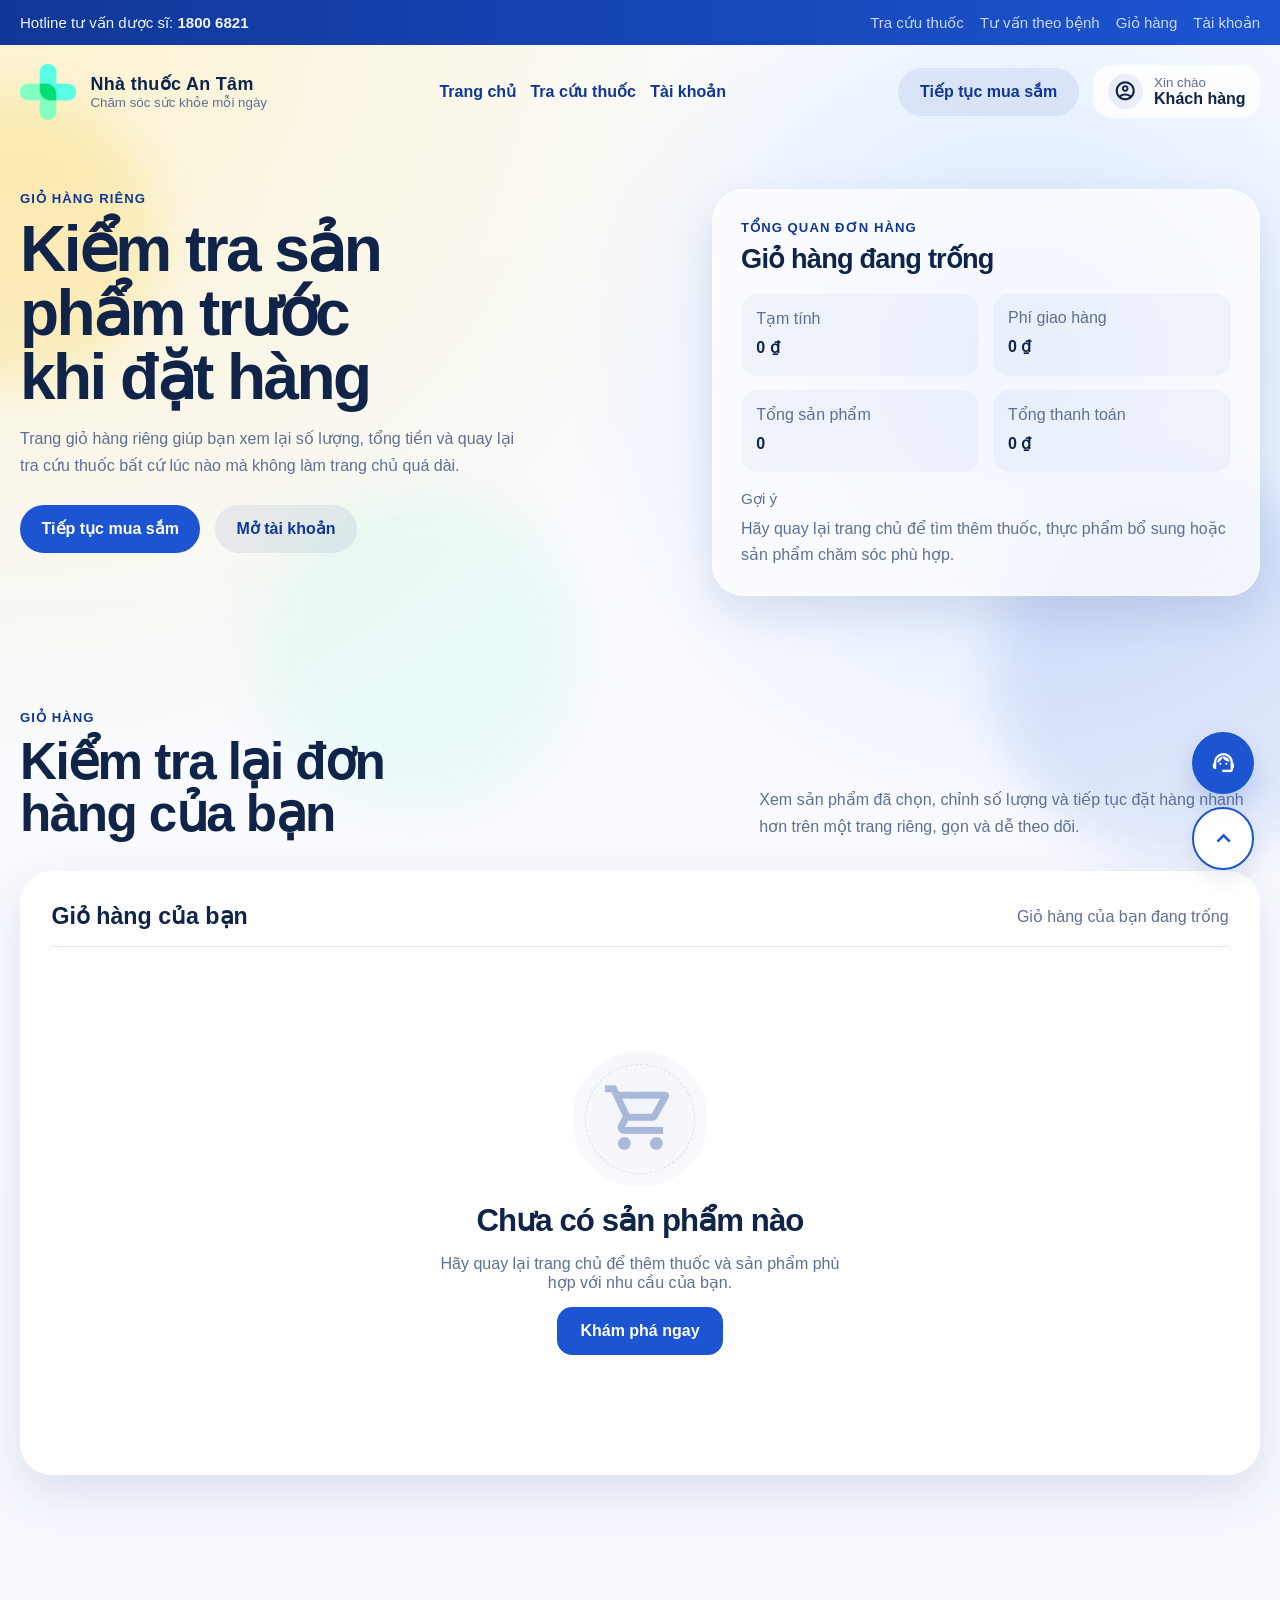
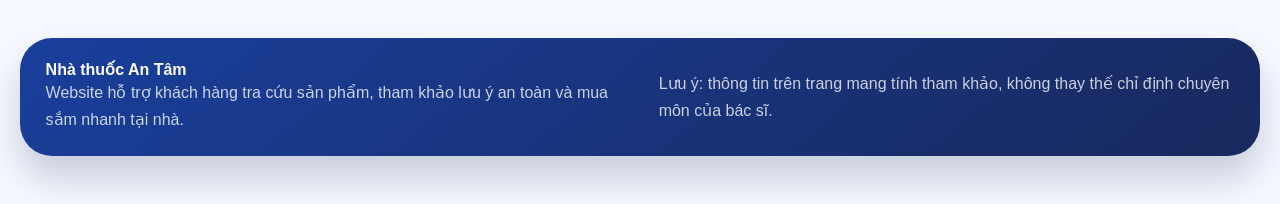
<file: cart.html>
<!doctype html>
<html lang="vi">
  <head>
    <meta charset="UTF-8" />
    <meta name="viewport" content="width=device-width, initial-scale=1.0" />
    <title>Giỏ hàng | Nhà thuốc An Tâm</title>
    <meta
      name="description"
      content="Trang giỏ hàng của Nhà thuốc An Tâm giúp khách hàng kiểm tra sản phẩm đã chọn, điều chỉnh số lượng và tiếp tục đặt hàng thuận tiện."
    />
    <link
      rel="stylesheet"
      href="https://fonts.googleapis.com/css2?family=Material+Symbols+Outlined:opsz,wght,FILL,GRAD@24,500,0,0"
    />
    <link rel="stylesheet" href="styles.css" />
  </head>
  <body class="sub-page cart-page">
    <div class="page-loader" id="page-loader" aria-hidden="true">
      <div class="loader">
        <div class="circle"></div>
        <div class="circle"></div>
        <div class="circle"></div>
        <div class="circle"></div>
      </div>
    </div>
    <div class="page-shell">
      <div class="ambient ambient-a"></div>
      <div class="ambient ambient-b"></div>
      <div class="ambient ambient-c"></div>

      <header class="site-header">
        <div class="topbar">
          <div class="container topbar-inner">
            <p>Hotline tư vấn dược sĩ: <strong>1800 6821</strong></p>
            <div class="topbar-links">
              <a href="index.html#drug-finder">Tra cứu thuốc</a>
              <a href="index.html#advisor">Tư vấn theo bệnh</a>
              <a href="cart.html">Giỏ hàng</a>
              <a href="profile.html">Tài khoản</a>
            </div>
          </div>
        </div>

        <div class="container profile-page-nav">
          <a class="subpage-mobile-back" href="index.html" aria-label="Quay lại trang chủ">
            <span class="material-symbols-outlined">arrow_back</span>
          </a>

          <a class="brand" href="index.html">
            <span class="brand-mark">
              <img class="brand-logo" src="Logo/LOGO.png" alt="Nhà thuốc An Tâm" />
            </span>
            <span class="brand-copy">
              <strong>Nhà thuốc An Tâm</strong>
              <small>Chăm sóc sức khỏe mỗi ngày</small>
            </span>
          </a>

          <div class="subpage-mobile-actions" aria-label="Tiện ích nhanh trên điện thoại">
            <a class="nav-icon-button" href="cart.html" aria-label="Mở giỏ hàng">
              <span class="material-symbols-outlined">shopping_cart</span>
              <em class="nav-badge is-hidden" data-cart-badge>0</em>
            </a>
            <a class="nav-icon-button" href="profile.html" aria-label="Mở tài khoản">
              <span class="material-symbols-outlined">account_circle</span>
            </a>
          </div>

          <nav class="profile-page-links" aria-label="Điều hướng trang giỏ hàng">
            <a href="index.html">Trang chủ</a>
            <a href="index.html#drug-finder">Tra cứu thuốc</a>
            <a href="profile.html">Tài khoản</a>
          </nav>

          <div class="profile-page-actions">
            <a class="secondary-action" href="index.html#drug-finder">Tiếp tục mua sắm</a>
            <div class="profile-page-account">
              <span class="account-avatar material-symbols-outlined">account_circle</span>
              <span class="account-copy">
                <small>Xin chào</small>
                <strong id="cart-account-name">Khách hàng</strong>
              </span>
            </div>
          </div>
        </div>
      </header>

      <main class="profile-page-main cart-page-main">
        <section class="profile-hero container cart-page-hero">
          <div class="profile-hero-copy">
            <span class="eyebrow">Giỏ hàng riêng</span>
            <h1>Kiểm tra sản phẩm trước khi đặt hàng</h1>
            <p>
              Trang giỏ hàng riêng giúp bạn xem lại số lượng, tổng tiền và quay
              lại tra cứu thuốc bất cứ lúc nào mà không làm trang chủ quá dài.
            </p>
            <div class="hero-cta">
              <a class="primary-action" href="index.html#drug-finder">Tiếp tục mua sắm</a>
              <a class="secondary-action" href="profile.html">Mở tài khoản</a>
            </div>
          </div>

          <article class="profile-hero-card glass-card cart-hero-card" id="cart-hero-card"></article>
        </section>

        <section class="graph-section container cart-page-section">
          <div class="section-heading cart-page-heading">
            <div>
              <span class="eyebrow">Giỏ hàng</span>
              <h2>Kiểm tra lại đơn hàng của bạn</h2>
            </div>
            <p>
              Xem sản phẩm đã chọn, chỉnh số lượng và tiếp tục đặt hàng nhanh
              hơn trên một trang riêng, gọn và dễ theo dõi.
            </p>
          </div>

          <div class="cart-layout">
            <div class="cart-card cart-page-card glass-card">
              <div class="graph-head cart-page-head">
                <strong>Giỏ hàng của bạn</strong>
                <span id="cart-context">Hãy thêm sản phẩm để bắt đầu mua sắm</span>
              </div>
              <div class="cart-panel" id="cart-panel"></div>
            </div>
          </div>
        </section>
      </main>

      <nav class="mobile-bottom-nav mobile-bottom-nav-shell" aria-label="Điều hướng nhanh trên điện thoại">
        <a class="mobile-bottom-item" href="index.html">
          <span class="material-symbols-outlined">home</span>
          <strong>Trang chủ</strong>
        </a>
        <a class="mobile-bottom-item" href="index.html#drug-finder">
          <span class="material-symbols-outlined">apps</span>
          <strong>Danh mục</strong>
        </a>
        <a class="mobile-bottom-item mobile-bottom-item-center" href="index.html#scenario-checker">
          <span class="material-symbols-outlined">forum</span>
          <strong>Tư vấn</strong>
        </a>
        <a class="mobile-bottom-item active" href="cart.html">
          <span class="material-symbols-outlined">inventory_2</span>
          <strong>Đơn hàng</strong>
        </a>
        <a class="mobile-bottom-item" href="profile.html">
          <span class="material-symbols-outlined">person</span>
          <strong>Tài khoản</strong>
        </a>
      </nav>

      <div class="floating-widget" aria-label="Tiện ích nhanh">
        <button class="floating-widget-button chat" type="button" id="floating-chat-trigger" aria-label="Mở tư vấn nhanh">
          <span class="material-symbols-outlined">support_agent</span>
        </button>
        <button class="floating-widget-button top" type="button" id="floating-top-trigger" aria-label="Lên đầu trang">
          <span class="material-symbols-outlined">expand_less</span>
        </button>
      </div>

      <footer class="site-footer">
        <div class="container footer-inner">
          <div>
            <strong>Nhà thuốc An Tâm</strong>
            <p>
              Website hỗ trợ khách hàng tra cứu sản phẩm, tham khảo lưu ý an
              toàn và mua sắm nhanh tại nhà.
            </p>
          </div>
          <p>
            Lưu ý: thông tin trên trang mang tính tham khảo, không thay thế chỉ
            định chuyên môn của bác sĩ.
          </p>
        </div>
      </footer>
    </div>

    <script src="data.js"></script>
    <script src="site-state.js"></script>
    <script src="cart.js"></script>
  </body>
</html>
</file>
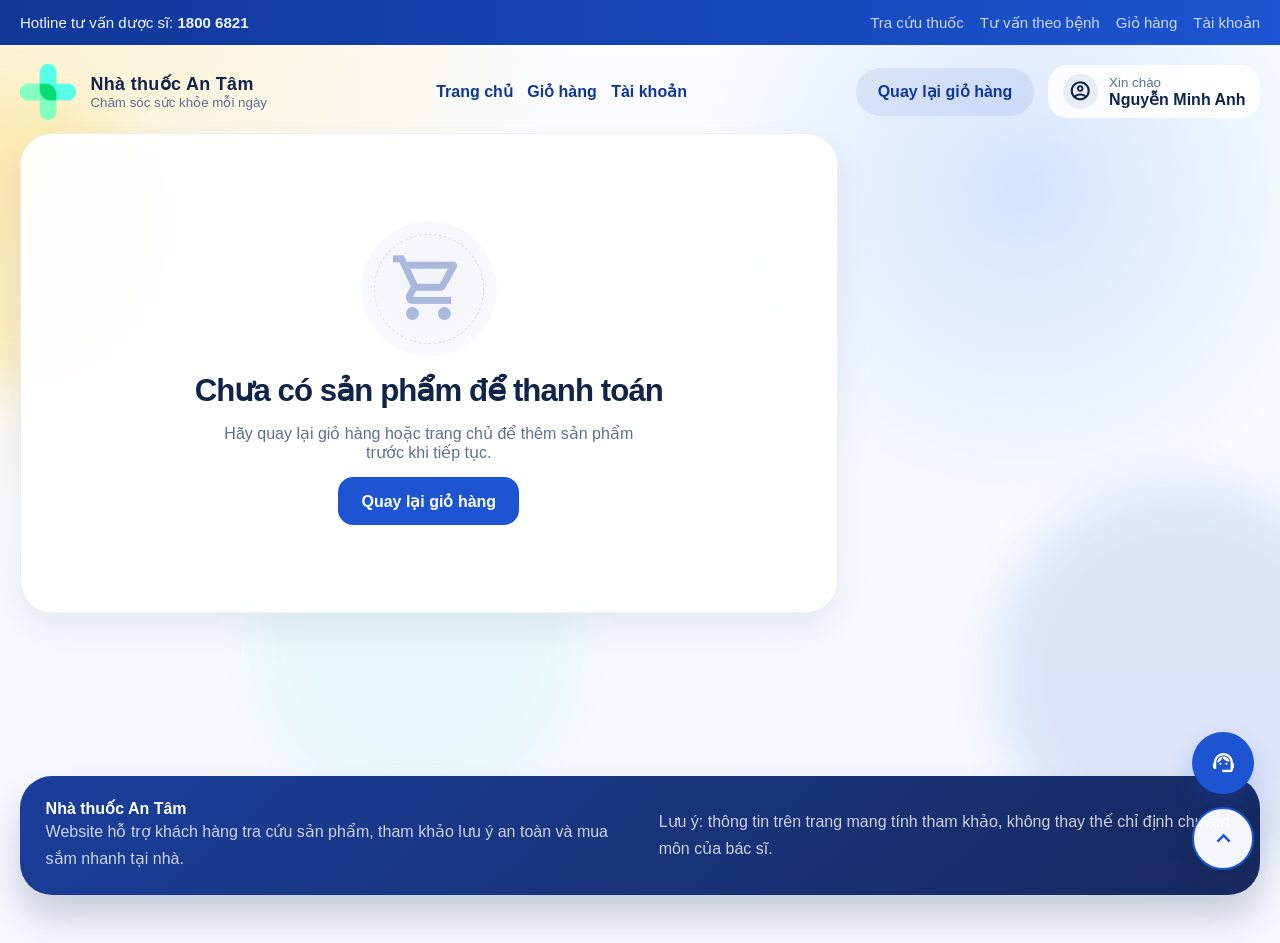
<file: checkout.html>
<!doctype html>
<html lang="vi">
  <head>
    <meta charset="UTF-8" />
    <meta name="viewport" content="width=device-width, initial-scale=1.0" />
    <title>Thanh toán | Nhà thuốc An Tâm</title>
    <meta
      name="description"
      content="Trang thanh toán của Nhà thuốc An Tâm giúp khách hàng nhập thông tin nhận hàng, chọn hình thức thanh toán và xác nhận đơn hàng."
    />
    <link
      rel="stylesheet"
      href="https://fonts.googleapis.com/css2?family=Material+Symbols+Outlined:opsz,wght,FILL,GRAD@24,500,0,0"
    />
    <link rel="stylesheet" href="styles.css" />
  </head>
  <body class="sub-page checkout-page">
    <div class="page-loader" id="page-loader" aria-hidden="true">
      <div class="loader">
        <div class="circle"></div>
        <div class="circle"></div>
        <div class="circle"></div>
        <div class="circle"></div>
      </div>
    </div>
    <div class="page-shell">
      <div class="ambient ambient-a"></div>
      <div class="ambient ambient-b"></div>
      <div class="ambient ambient-c"></div>

      <header class="site-header">
        <div class="topbar">
          <div class="container topbar-inner">
            <p>Hotline tư vấn dược sĩ: <strong>1800 6821</strong></p>
            <div class="topbar-links">
              <a href="index.html#drug-finder">Tra cứu thuốc</a>
              <a href="index.html#advisor">Tư vấn theo bệnh</a>
              <a href="cart.html">Giỏ hàng</a>
              <a href="profile.html">Tài khoản</a>
            </div>
          </div>
        </div>

        <div class="container profile-page-nav">
          <a class="subpage-mobile-back" href="cart.html" aria-label="Quay lại giỏ hàng">
            <span class="material-symbols-outlined">arrow_back</span>
          </a>

          <a class="brand" href="index.html">
            <span class="brand-mark">
              <img class="brand-logo" src="Logo/LOGO.png" alt="Nhà thuốc An Tâm" />
            </span>
            <span class="brand-copy">
              <strong>Nhà thuốc An Tâm</strong>
              <small>Chăm sóc sức khỏe mỗi ngày</small>
            </span>
          </a>

          <div class="subpage-mobile-actions" aria-label="Tiện ích nhanh trên điện thoại">
            <a class="nav-icon-button" href="cart.html" aria-label="Mở giỏ hàng">
              <span class="material-symbols-outlined">shopping_cart</span>
              <em class="nav-badge is-hidden" data-cart-badge>0</em>
            </a>
            <a class="nav-icon-button" href="profile.html" aria-label="Mở tài khoản">
              <span class="material-symbols-outlined">account_circle</span>
            </a>
          </div>

          <nav class="profile-page-links" aria-label="Điều hướng trang thanh toán">
            <a href="index.html">Trang chủ</a>
            <a href="cart.html">Giỏ hàng</a>
            <a href="profile.html">Tài khoản</a>
          </nav>

          <div class="profile-page-actions">
            <a class="secondary-action" href="cart.html">Quay lại giỏ hàng</a>
            <div class="profile-page-account">
              <span class="account-avatar material-symbols-outlined">account_circle</span>
              <span class="account-copy">
                <small>Xin chào</small>
                <strong id="checkout-account-name">Khách hàng</strong>
              </span>
            </div>
          </div>
        </div>
      </header>

      <main class="profile-page-main checkout-page-main">
        <section class="container checkout-page-layout" id="checkout-root">
          <div class="checkout-column" id="checkout-main"></div>
          <aside class="checkout-summary-column" id="checkout-summary"></aside>
        </section>
      </main>

      <nav class="mobile-bottom-nav mobile-bottom-nav-shell" aria-label="Điều hướng nhanh trên điện thoại">
        <a class="mobile-bottom-item" href="index.html">
          <span class="material-symbols-outlined">home</span>
          <strong>Trang chủ</strong>
        </a>
        <a class="mobile-bottom-item" href="index.html#drug-finder">
          <span class="material-symbols-outlined">apps</span>
          <strong>Danh mục</strong>
        </a>
        <a class="mobile-bottom-item mobile-bottom-item-center" href="index.html#scenario-checker">
          <span class="material-symbols-outlined">forum</span>
          <strong>Tư vấn</strong>
        </a>
        <a class="mobile-bottom-item active" href="cart.html">
          <span class="material-symbols-outlined">inventory_2</span>
          <strong>Đơn hàng</strong>
        </a>
        <a class="mobile-bottom-item" href="profile.html">
          <span class="material-symbols-outlined">person</span>
          <strong>Tài khoản</strong>
        </a>
      </nav>

      <div class="floating-widget" aria-label="Tiện ích nhanh">
        <button class="floating-widget-button chat" type="button" id="floating-chat-trigger" aria-label="Mở tư vấn nhanh">
          <span class="material-symbols-outlined">support_agent</span>
        </button>
        <button class="floating-widget-button top" type="button" id="floating-top-trigger" aria-label="Lên đầu trang">
          <span class="material-symbols-outlined">expand_less</span>
        </button>
      </div>

      <footer class="site-footer">
        <div class="container footer-inner">
          <div>
            <strong>Nhà thuốc An Tâm</strong>
            <p>
              Website hỗ trợ khách hàng tra cứu sản phẩm, tham khảo lưu ý an
              toàn và mua sắm nhanh tại nhà.
            </p>
          </div>
          <p>
            Lưu ý: thông tin trên trang mang tính tham khảo, không thay thế chỉ
            định chuyên môn của bác sĩ.
          </p>
        </div>
      </footer>
    </div>

    <script src="data.js"></script>
    <script src="site-state.js"></script>
    <script src="checkout.js"></script>
  </body>
</html>
</file>
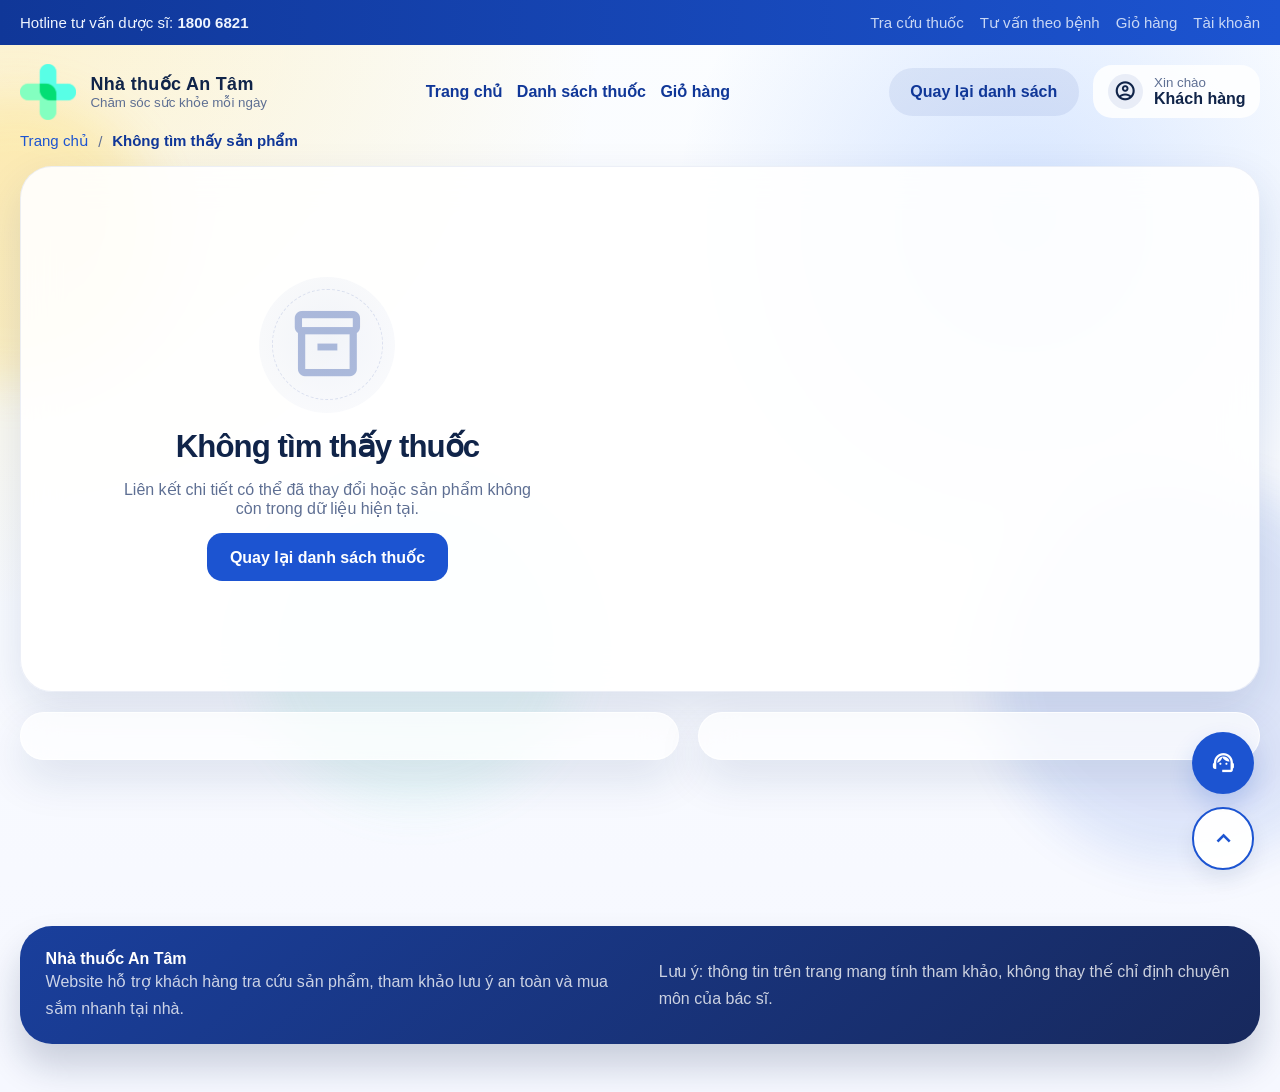
<file: product.html>
<!doctype html>
<html lang="vi">
  <head>
    <meta charset="UTF-8" />
    <meta name="viewport" content="width=device-width, initial-scale=1.0" />
    <title>Chi tiết thuốc | Nhà thuốc An Tâm</title>
    <meta
      name="description"
      content="Trang chi tiết thuốc của Nhà thuốc An Tâm giúp khách hàng xem ảnh sản phẩm, thông tin, lưu ý an toàn và thêm nhanh vào giỏ hàng."
    />
    <link
      rel="stylesheet"
      href="https://fonts.googleapis.com/css2?family=Material+Symbols+Outlined:opsz,wght,FILL,GRAD@24,500,0,0"
    />
    <link rel="stylesheet" href="styles.css" />
  </head>
  <body class="sub-page product-page">
    <div class="page-loader" id="page-loader" aria-hidden="true">
      <div class="loader">
        <div class="circle"></div>
        <div class="circle"></div>
        <div class="circle"></div>
        <div class="circle"></div>
      </div>
    </div>
    <div class="page-shell">
      <div class="ambient ambient-a"></div>
      <div class="ambient ambient-b"></div>
      <div class="ambient ambient-c"></div>

      <header class="site-header">
        <div class="topbar">
          <div class="container topbar-inner">
            <p>Hotline tư vấn dược sĩ: <strong>1800 6821</strong></p>
            <div class="topbar-links">
              <a href="index.html#drug-finder">Tra cứu thuốc</a>
              <a href="index.html#advisor">Tư vấn theo bệnh</a>
              <a href="cart.html">Giỏ hàng</a>
              <a href="profile.html">Tài khoản</a>
            </div>
          </div>
        </div>

        <div class="container profile-page-nav">
          <a class="subpage-mobile-back" href="index.html#drug-finder" aria-label="Quay lại danh sách thuốc">
            <span class="material-symbols-outlined">arrow_back</span>
          </a>

          <a class="brand" href="index.html">
            <span class="brand-mark">
              <img class="brand-logo" src="Logo/LOGO.png" alt="Nhà thuốc An Tâm" />
            </span>
            <span class="brand-copy">
              <strong>Nhà thuốc An Tâm</strong>
              <small>Chăm sóc sức khỏe mỗi ngày</small>
            </span>
          </a>

          <div class="subpage-mobile-actions" aria-label="Tiện ích nhanh trên điện thoại">
            <a class="nav-icon-button" href="cart.html" aria-label="Mở giỏ hàng">
              <span class="material-symbols-outlined">shopping_cart</span>
              <em class="nav-badge is-hidden" data-cart-badge>0</em>
            </a>
            <a class="nav-icon-button" href="profile.html" aria-label="Mở tài khoản">
              <span class="material-symbols-outlined">account_circle</span>
            </a>
          </div>

          <nav class="profile-page-links" aria-label="Điều hướng trang chi tiết thuốc">
            <a href="index.html">Trang chủ</a>
            <a href="index.html#drug-finder">Danh sách thuốc</a>
            <a href="cart.html">Giỏ hàng</a>
          </nav>

          <div class="profile-page-actions">
            <a class="secondary-action" href="index.html#drug-finder">Quay lại danh sách</a>
            <div class="profile-page-account">
              <span class="account-avatar material-symbols-outlined">account_circle</span>
              <span class="account-copy">
                <small>Xin chào</small>
                <strong id="product-account-name">Khách hàng</strong>
              </span>
            </div>
          </div>
        </div>
      </header>

      <main class="product-page-main">
        <div class="container product-breadcrumbs" id="product-breadcrumbs"></div>

        <section class="container product-page-shell glass-card" id="product-shell">
          <div class="product-gallery-column" id="product-gallery"></div>
          <div class="product-summary-column" id="product-summary"></div>
        </section>

        <section class="container product-extra-grid">
          <article class="product-info-card glass-card" id="product-specs"></article>
          <article class="product-info-card glass-card" id="product-guidance"></article>
        </section>
      </main>

      <nav class="mobile-bottom-nav mobile-bottom-nav-shell" aria-label="Điều hướng nhanh trên điện thoại">
        <a class="mobile-bottom-item" href="index.html">
          <span class="material-symbols-outlined">home</span>
          <strong>Trang chủ</strong>
        </a>
        <a class="mobile-bottom-item active" href="index.html#drug-finder">
          <span class="material-symbols-outlined">apps</span>
          <strong>Danh mục</strong>
        </a>
        <a class="mobile-bottom-item mobile-bottom-item-center" href="index.html#scenario-checker">
          <span class="material-symbols-outlined">forum</span>
          <strong>Tư vấn</strong>
        </a>
        <a class="mobile-bottom-item" href="cart.html">
          <span class="material-symbols-outlined">inventory_2</span>
          <strong>Đơn hàng</strong>
        </a>
        <a class="mobile-bottom-item" href="profile.html">
          <span class="material-symbols-outlined">person</span>
          <strong>Tài khoản</strong>
        </a>
      </nav>

      <div class="floating-widget" aria-label="Tiện ích nhanh">
        <button class="floating-widget-button chat" type="button" id="floating-chat-trigger" aria-label="Mở tư vấn nhanh">
          <span class="material-symbols-outlined">support_agent</span>
        </button>
        <button class="floating-widget-button top" type="button" id="floating-top-trigger" aria-label="Lên đầu trang">
          <span class="material-symbols-outlined">expand_less</span>
        </button>
      </div>

      <footer class="site-footer">
        <div class="container footer-inner">
          <div>
            <strong>Nhà thuốc An Tâm</strong>
            <p>
              Website hỗ trợ khách hàng tra cứu sản phẩm, tham khảo lưu ý an
              toàn và mua sắm nhanh tại nhà.
            </p>
          </div>
          <p>
            Lưu ý: thông tin trên trang mang tính tham khảo, không thay thế chỉ
            định chuyên môn của bác sĩ.
          </p>
        </div>
      </footer>
    </div>

    <script src="data.js"></script>
    <script src="site-state.js"></script>
    <script src="product.js"></script>
  </body>
</html>
</file>
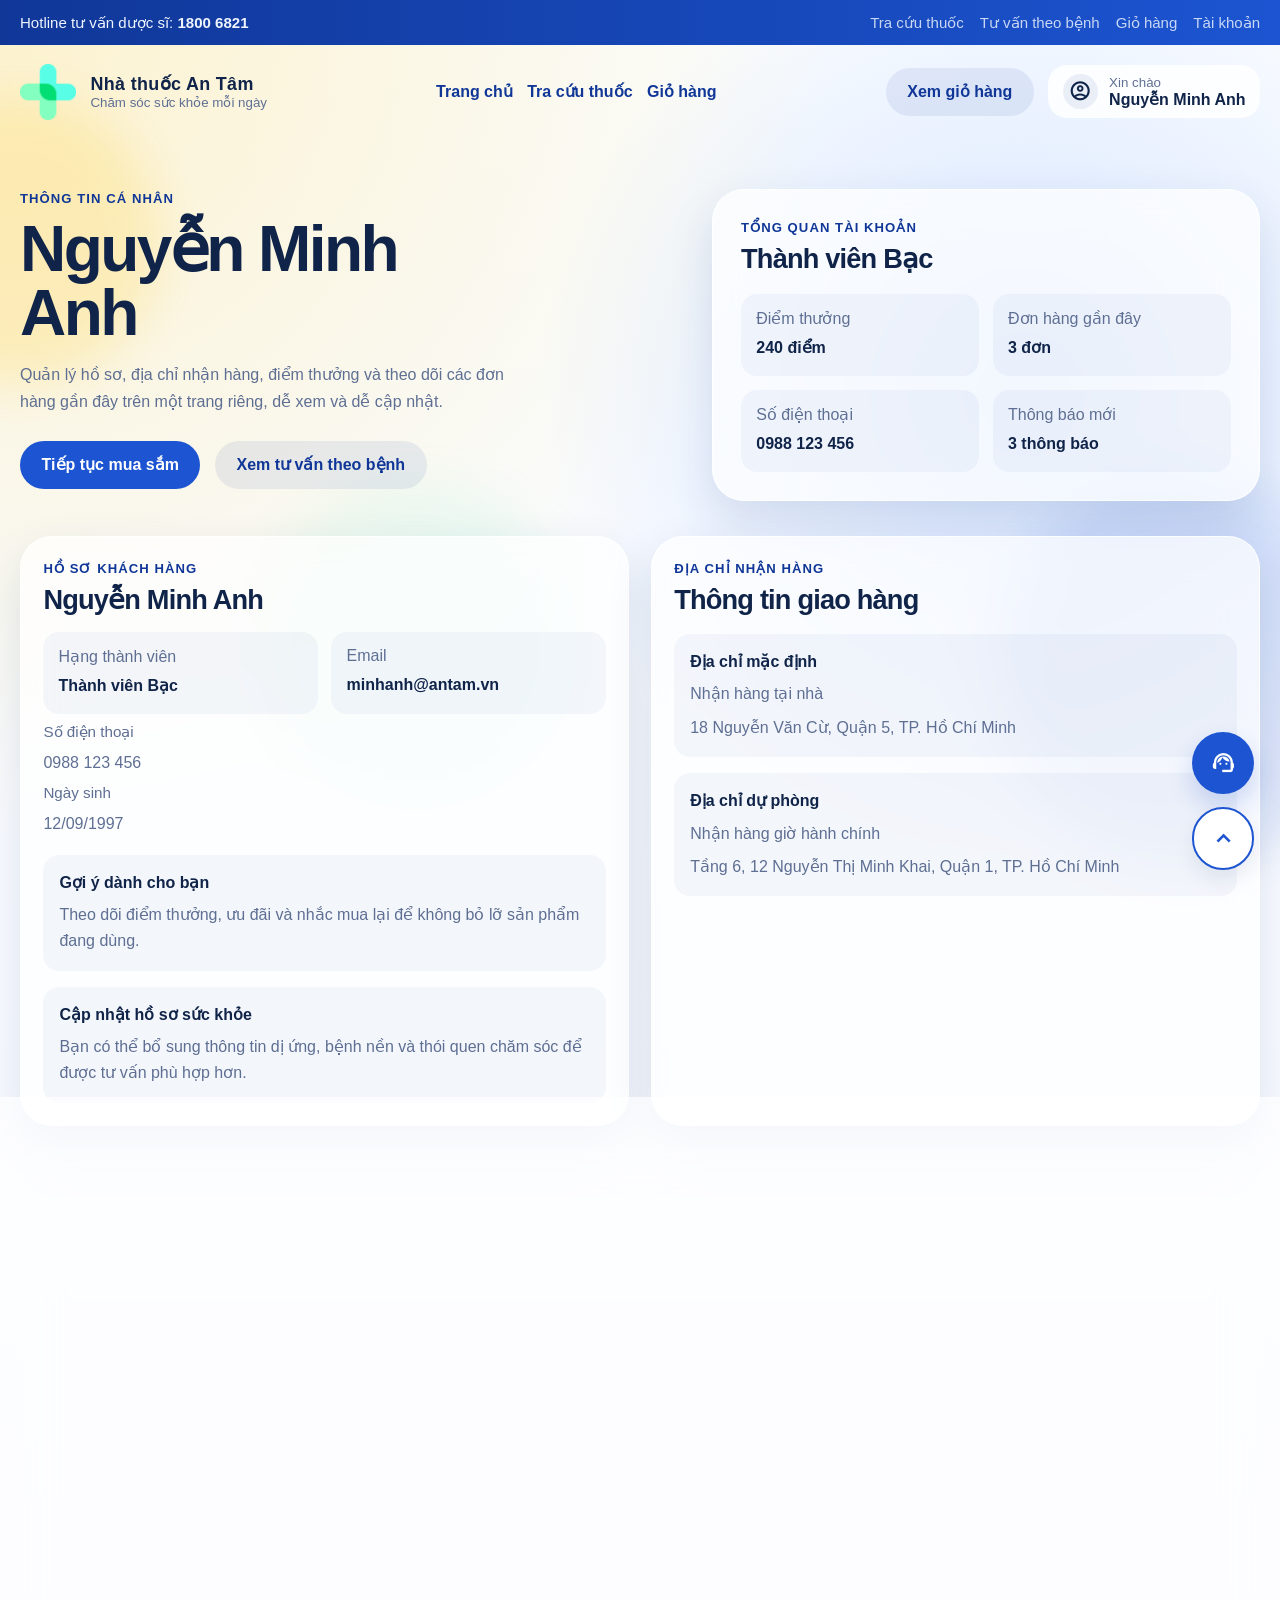
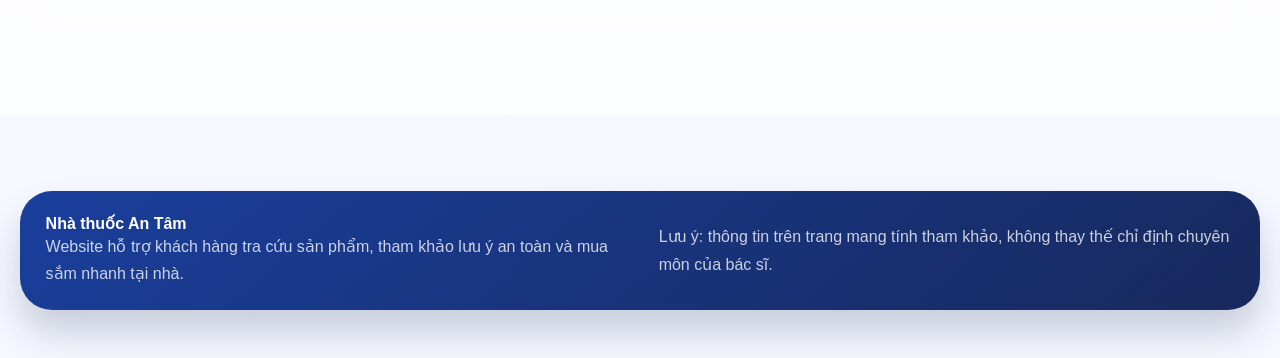
<file: profile.html>
<!doctype html>
<html lang="vi">
  <head>
    <meta charset="UTF-8" />
    <meta name="viewport" content="width=device-width, initial-scale=1.0" />
    <title>Thông tin cá nhân | Nhà thuốc An Tâm</title>
    <meta
      name="description"
      content="Trang thông tin cá nhân của khách hàng tại Nhà thuốc An Tâm, gồm hồ sơ, địa chỉ giao hàng và lịch sử đơn hàng."
    />
    <link
      rel="stylesheet"
      href="https://fonts.googleapis.com/css2?family=Material+Symbols+Outlined:opsz,wght,FILL,GRAD@24,500,0,0"
    />
    <link rel="stylesheet" href="styles.css" />
  </head>
  <body class="sub-page profile-page">
    <div class="page-loader" id="page-loader" aria-hidden="true">
      <div class="loader">
        <div class="circle"></div>
        <div class="circle"></div>
        <div class="circle"></div>
        <div class="circle"></div>
      </div>
    </div>
    <div class="page-shell">
      <div class="ambient ambient-a"></div>
      <div class="ambient ambient-b"></div>
      <div class="ambient ambient-c"></div>

      <header class="site-header">
        <div class="topbar">
          <div class="container topbar-inner">
            <p>Hotline tư vấn dược sĩ: <strong>1800 6821</strong></p>
            <div class="topbar-links">
              <a href="index.html#drug-finder">Tra cứu thuốc</a>
              <a href="index.html#advisor">Tư vấn theo bệnh</a>
              <a href="cart.html">Giỏ hàng</a>
              <a href="profile.html">Tài khoản</a>
            </div>
          </div>
        </div>

        <div class="container profile-page-nav">
          <a class="subpage-mobile-back" href="index.html" aria-label="Quay lại trang chủ">
            <span class="material-symbols-outlined">arrow_back</span>
          </a>

          <a class="brand" href="index.html">
            <span class="brand-mark">
              <img class="brand-logo" src="Logo/LOGO.png" alt="Nhà thuốc An Tâm" />
            </span>
            <span class="brand-copy">
              <strong>Nhà thuốc An Tâm</strong>
              <small>Chăm sóc sức khỏe mỗi ngày</small>
            </span>
          </a>

          <div class="subpage-mobile-actions" aria-label="Tiện ích nhanh trên điện thoại">
            <a class="nav-icon-button" href="cart.html" aria-label="Mở giỏ hàng">
              <span class="material-symbols-outlined">shopping_cart</span>
              <em class="nav-badge is-hidden" data-cart-badge>0</em>
            </a>
            <a class="nav-icon-button" href="profile.html" aria-label="Mở tài khoản">
              <span class="material-symbols-outlined">account_circle</span>
            </a>
          </div>

          <nav class="profile-page-links" aria-label="Điều hướng trang tài khoản">
            <a href="index.html">Trang chủ</a>
            <a href="index.html#drug-finder">Tra cứu thuốc</a>
            <a href="cart.html">Giỏ hàng</a>
          </nav>

          <div class="profile-page-actions">
            <a class="secondary-action" href="cart.html">Xem giỏ hàng</a>
            <div class="profile-page-account">
              <span class="account-avatar material-symbols-outlined">account_circle</span>
              <span class="account-copy">
                <small>Xin chào</small>
                <strong id="profile-nav-name">Khách hàng</strong>
              </span>
            </div>
          </div>
        </div>
      </header>

      <main class="profile-page-main">
        <section class="profile-hero container">
          <div class="profile-hero-copy">
            <span class="eyebrow">Thông tin cá nhân</span>
            <h1 id="profile-page-name">Tài khoản khách hàng</h1>
            <p>
              Quản lý hồ sơ, địa chỉ nhận hàng, điểm thưởng và theo dõi các đơn
              hàng gần đây trên một trang riêng, dễ xem và dễ cập nhật.
            </p>
            <div class="hero-cta">
              <a class="primary-action" href="index.html">Tiếp tục mua sắm</a>
              <a class="secondary-action" href="index.html#advisor">Xem tư vấn theo bệnh</a>
            </div>
          </div>

          <article class="profile-hero-card glass-card" id="profile-hero-card"></article>
        </section>

        <section class="profile-dashboard container">
          <article class="profile-card glass-card" id="profile-page-info"></article>
          <article class="orders-card glass-card" id="profile-page-addresses"></article>
          <article class="orders-card glass-card profile-dashboard-wide" id="profile-page-orders"></article>
        </section>
      </main>

      <nav class="mobile-bottom-nav mobile-bottom-nav-shell" aria-label="Điều hướng nhanh trên điện thoại">
        <a class="mobile-bottom-item" href="index.html">
          <span class="material-symbols-outlined">home</span>
          <strong>Trang chủ</strong>
        </a>
        <a class="mobile-bottom-item" href="index.html#drug-finder">
          <span class="material-symbols-outlined">apps</span>
          <strong>Danh mục</strong>
        </a>
        <a class="mobile-bottom-item mobile-bottom-item-center" href="index.html#scenario-checker">
          <span class="material-symbols-outlined">forum</span>
          <strong>Tư vấn</strong>
        </a>
        <a class="mobile-bottom-item" href="cart.html">
          <span class="material-symbols-outlined">inventory_2</span>
          <strong>Đơn hàng</strong>
        </a>
        <a class="mobile-bottom-item active" href="profile.html">
          <span class="material-symbols-outlined">person</span>
          <strong>Tài khoản</strong>
        </a>
      </nav>

      <div class="floating-widget" aria-label="Tiện ích nhanh">
        <button class="floating-widget-button chat" type="button" id="floating-chat-trigger" aria-label="Mở tư vấn nhanh">
          <span class="material-symbols-outlined">support_agent</span>
        </button>
        <button class="floating-widget-button top" type="button" id="floating-top-trigger" aria-label="Lên đầu trang">
          <span class="material-symbols-outlined">expand_less</span>
        </button>
      </div>

      <footer class="site-footer">
        <div class="container footer-inner">
          <div>
            <strong>Nhà thuốc An Tâm</strong>
            <p>
              Website hỗ trợ khách hàng tra cứu sản phẩm, tham khảo lưu ý an
              toàn và mua sắm nhanh tại nhà.
            </p>
          </div>
          <p>
            Lưu ý: thông tin trên trang mang tính tham khảo, không thay thế chỉ
            định chuyên môn của bác sĩ.
          </p>
        </div>
      </footer>
    </div>

    <script src="data.js"></script>
    <script src="site-state.js"></script>
    <script src="profile.js"></script>
  </body>
</html>
</file>
<file: styles.css>
:root {
  --page-bg: #f6f8ff;
  --surface: rgba(255, 255, 255, 0.7);
  --surface-strong: #ffffff;
  --line: rgba(31, 64, 138, 0.12);
  --text: #102449;
  --muted: #5e6f93;
  --brand: #1c54d1;
  --brand-deep: #103798;
  --brand-soft: #dce8ff;
  --accent: #ffcf32;
  --accent-soft: #fff3c4;
  --mint: #90f0d0;
  --danger: #d84c59;
  --shadow: 0 18px 45px rgba(20, 48, 105, 0.12);
  --radius-xl: 32px;
  --radius-lg: 24px;
  --radius-md: 18px;
  --radius-sm: 14px;
  --max-width: 1240px;
  --transition: 220ms ease;
}

* {
  box-sizing: border-box;
}

html {
  scroll-behavior: smooth;
  -webkit-text-size-adjust: 100%;
}

body {
  margin: 0;
  min-height: 100vh;
  overflow-x: hidden;
  background:
    radial-gradient(circle at top left, rgba(255, 207, 50, 0.24), transparent 36%),
    radial-gradient(circle at 80% 20%, rgba(43, 120, 255, 0.18), transparent 26%),
    linear-gradient(180deg, #fbfdff 0%, var(--page-bg) 100%);
  color: var(--text);
  font-family: "Avenir Next", "Segoe UI", "Helvetica Neue", sans-serif;
}

.page-loader {
  position: fixed;
  inset: 0;
  z-index: 9999;
  display: grid;
  place-items: center;
  background: rgba(250, 252, 255, 0.96);
  transition:
    opacity 280ms ease,
    visibility 280ms ease;
}

body.page-ready .page-loader {
  opacity: 0;
  visibility: hidden;
  pointer-events: none;
}

.loader {
  --dim: 3rem;
  width: var(--dim);
  height: var(--dim);
  position: relative;
  animation: spin988 2s linear infinite;
}

.loader .circle {
  --dim: 1.2rem;
  width: var(--dim);
  height: var(--dim);
  border-radius: 50%;
  position: absolute;
}

.loader .circle:nth-child(1) {
  top: 0;
  left: 0;
  background: var(--brand);
}

.loader .circle:nth-child(2) {
  top: 0;
  right: 0;
  background: var(--brand-deep);
}

.loader .circle:nth-child(3) {
  bottom: 0;
  left: 0;
  background: #52a5ff;
}

.loader .circle:nth-child(4) {
  right: 0;
  bottom: 0;
  background: var(--accent);
}

a {
  color: inherit;
  text-decoration: none;
}

button,
input,
textarea {
  font: inherit;
}

.page-shell {
  position: relative;
  overflow-x: clip;
  overflow-y: visible;
}

.site-header {
  position: relative;
  z-index: 60;
}

.ambient {
  position: fixed;
  z-index: -1;
  border-radius: 999px;
  filter: blur(24px);
  opacity: 0.65;
}

.ambient-a {
  top: 6rem;
  left: -8rem;
  width: 18rem;
  height: 18rem;
  background: rgba(255, 207, 50, 0.35);
  animation: driftA 18s ease-in-out infinite;
}

.ambient-b {
  top: 30rem;
  right: -6rem;
  width: 24rem;
  height: 24rem;
  background: rgba(28, 84, 209, 0.18);
  animation: driftB 22s ease-in-out infinite;
}

.ambient-c {
  bottom: 6rem;
  left: 20%;
  width: 20rem;
  height: 20rem;
  background: rgba(144, 240, 208, 0.22);
  animation: driftA 24s ease-in-out infinite reverse;
}

.container {
  width: min(calc(100% - 2rem), var(--max-width));
  margin: 0 auto;
}

.glass-card {
  background: var(--surface);
  border: 1px solid rgba(255, 255, 255, 0.8);
  box-shadow: var(--shadow);
  backdrop-filter: blur(18px);
}

.material-symbols-outlined {
  font-variation-settings:
    "FILL" 0,
    "wght" 500,
    "GRAD" 0,
    "opsz" 24;
  line-height: 1;
}

.topbar {
  background: linear-gradient(90deg, var(--brand-deep), var(--brand));
  color: #eff5ff;
}

.topbar-inner {
  display: flex;
  align-items: center;
  justify-content: space-between;
  gap: 1rem;
  padding: 0.85rem 0;
  font-size: 0.94rem;
}

.topbar-inner p {
  margin: 0;
}

.topbar-links {
  display: flex;
  gap: 1rem;
  flex-wrap: wrap;
}

.topbar-links a {
  opacity: 0.82;
  transition: opacity var(--transition);
}

.topbar-links a:hover {
  opacity: 1;
}

.nav-wrap {
  display: grid;
  grid-template-columns: auto auto minmax(320px, 1fr) auto;
  align-items: center;
  gap: 1rem;
  padding: 1rem 0 0;
}

.brand {
  display: inline-flex;
  align-items: center;
  gap: 0.9rem;
}

.brand-mark {
  display: grid;
  place-items: center;
  width: 3.5rem;
  height: 3.5rem;
  flex-shrink: 0;
}

.brand-logo {
  display: block;
  width: 100%;
  height: 100%;
  object-fit: contain;
}

.brand-copy {
  display: flex;
  flex-direction: column;
}

.brand-copy strong {
  font-size: 1.12rem;
  letter-spacing: 0.02em;
}

.brand-copy small {
  color: var(--muted);
}

.catalog-trigger {
  position: relative;
  display: inline-flex;
  align-items: center;
  height: 4rem;
  padding: 0.22rem;
  border: 1px solid rgba(255, 255, 255, 0.74);
  border-radius: 1.45rem;
  background: #3f6dbc;
  cursor: pointer;
  color: white;
  font-weight: 700;
  box-shadow: none;
}

.catalog-trigger::before {
  content: "";
  position: absolute;
  inset: -0.22rem;
  border-radius: 1.7rem;
  border: 2px solid rgba(255, 255, 255, 0.9);
  pointer-events: none;
}

.catalog-trigger-inner {
  display: inline-flex;
  align-items: center;
  gap: 0.8rem;
  height: 100%;
  padding: 0 1.1rem;
  border-radius: 1.18rem;
  border: 1px solid rgba(255, 255, 255, 0.26);
  background: rgba(255, 255, 255, 0.06);
}

.trigger-icon {
  font-size: 1.65rem;
}

.trigger-arrow {
  transition: transform var(--transition);
}

.catalog-trigger[aria-expanded="true"] .trigger-arrow {
  transform: rotate(180deg);
}

.hero-search {
  position: relative;
  display: flex;
  flex-direction: column;
  gap: 0.45rem;
  padding: 0.75rem 1rem;
  border-radius: 1.5rem;
  background: white;
  box-shadow: var(--shadow);
}

.hero-search > span {
  font-size: 0.8rem;
  color: var(--muted);
}

.search-input-wrap {
  position: relative;
  display: flex;
  align-items: center;
}

.search-input-icon {
  position: absolute;
  left: 0.95rem;
  color: var(--muted);
  font-size: 1.25rem;
  pointer-events: none;
}

.hero-search input {
  width: 100%;
  border: 0;
  outline: none;
  color: var(--text);
  background: transparent;
  font-size: 1rem;
  padding-left: 2.6rem;
}

.search-suggestions {
  position: absolute;
  top: calc(100% + 0.55rem);
  left: 0;
  right: 0;
  z-index: 35;
  display: grid;
  gap: 0.35rem;
  padding: 0.55rem;
  border-radius: 1rem;
  border: 1px solid rgba(16, 55, 152, 0.1);
  background: rgba(255, 255, 255, 0.98);
  box-shadow: 0 20px 34px rgba(16, 36, 73, 0.12);
}

.search-suggestions[hidden] {
  display: none;
}

.search-suggestion {
  display: grid;
  gap: 0.22rem;
  width: 100%;
  padding: 0.8rem 0.9rem;
  border: 0;
  border-radius: 0.9rem;
  background: transparent;
  text-align: left;
  cursor: pointer;
}

.search-suggestion:hover {
  background: rgba(16, 55, 152, 0.05);
}

.search-suggestion strong {
  color: var(--text);
  font-size: 0.96rem;
  line-height: 1.4;
}

.search-suggestion span,
.search-suggestion small {
  color: var(--muted);
  line-height: 1.45;
}

.nav-actions {
  display: flex;
  align-items: center;
  gap: 0.8rem;
}

.header-pocket {
  position: relative;
}

.nav-icon-button,
.account-trigger {
  position: relative;
  display: inline-flex;
  align-items: center;
  justify-content: center;
  min-height: 3.2rem;
  border: 0;
  border-radius: 1.2rem;
  background: rgba(255, 255, 255, 0.84);
  box-shadow: none;
  color: var(--brand-deep);
  cursor: pointer;
}

.nav-icon-button {
  width: 3.2rem;
  font-size: 1.25rem;
}

.nav-badge {
  position: absolute;
  top: -0.35rem;
  right: -0.25rem;
  display: grid;
  place-items: center;
  min-width: 1.3rem;
  height: 1.3rem;
  padding: 0 0.2rem;
  border-radius: 999px;
  background: #ef4359;
  color: white;
  font-size: 0.72rem;
  font-style: normal;
  font-weight: 700;
}

.nav-badge.is-hidden {
  display: none;
}

.account-trigger {
  gap: 0.7rem;
  padding: 0.55rem 0.9rem;
}

.account-avatar {
  display: grid;
  place-items: center;
  width: 2.2rem;
  height: 2.2rem;
  border-radius: 999px;
  background: rgba(16, 55, 152, 0.08);
  font-size: 1.4rem;
}

.account-copy {
  display: flex;
  flex-direction: column;
  align-items: flex-start;
}

.account-copy small {
  color: var(--muted);
}

.header-popover {
  position: absolute;
  top: calc(100% + 1rem);
  right: -0.45rem;
  z-index: 90;
  width: min(28rem, calc(100vw - 2rem));
  opacity: 0;
  transform: translateY(-0.6rem);
  pointer-events: none;
  transition:
    opacity 220ms ease,
    transform 220ms ease;
}

.header-popover.open {
  opacity: 1;
  transform: translateY(0);
  pointer-events: auto;
}

.mobile-home-promo,
.mobile-home-search-assist,
.mobile-home-shell,
.mobile-bottom-nav {
  display: none;
}

.mobile-home-hotline,
.mobile-home-shortcuts,
.mobile-promo-grid,
.mobile-service-row,
.mobile-category-rail {
  min-width: 0;
}

.subpage-mobile-back,
.subpage-mobile-actions {
  display: none;
}

.notice-popover-card {
  position: relative;
  padding: 1.35rem;
  border-radius: 1.4rem;
  background: #ffffff;
  border: 1px solid rgba(16, 55, 152, 0.08);
  box-shadow: 0 22px 38px rgba(16, 36, 73, 0.16);
}

.notice-popover-card::before {
  content: "";
  position: absolute;
  top: -0.65rem;
  right: 1.65rem;
  width: 1.3rem;
  height: 1.3rem;
  background: #ffffff;
  border-top: 1px solid rgba(16, 55, 152, 0.08);
  border-left: 1px solid rgba(16, 55, 152, 0.08);
  transform: rotate(45deg);
}

.cart-popover {
  right: -4.8rem;
  width: min(42rem, calc(100vw - 2rem));
}

.cart-popover-card {
  position: relative;
  padding: 1.35rem;
  border-radius: 1.6rem;
  background: #ffffff;
  border: 1px solid rgba(16, 55, 152, 0.08);
  box-shadow: 0 22px 38px rgba(16, 36, 73, 0.16);
}

.cart-popover-card::before {
  content: "";
  position: absolute;
  top: -0.65rem;
  right: 5.1rem;
  width: 1.3rem;
  height: 1.3rem;
  background: #ffffff;
  border-top: 1px solid rgba(16, 55, 152, 0.08);
  border-left: 1px solid rgba(16, 55, 152, 0.08);
  transform: rotate(45deg);
}

.notice-popover-head {
  padding-bottom: 0.95rem;
  border-bottom: 1px solid rgba(16, 55, 152, 0.08);
}

.notice-popover-head strong {
  font-size: 1.05rem;
}

.cart-popover-head {
  display: grid;
  gap: 0.3rem;
  padding-bottom: 0.95rem;
  border-bottom: 1px solid rgba(16, 55, 152, 0.08);
}

.cart-popover-head strong {
  font-size: 1.7rem;
  letter-spacing: -0.03em;
}

.cart-popover-head span {
  color: var(--muted);
  line-height: 1.5;
}

.notice-popover-body {
  margin-top: 1rem;
}

.notice-popover .notice-list {
  margin-top: 0;
}

.cart-popover-body {
  margin-top: 1rem;
}

.cart-popover-body .cart-panel {
  margin-top: 0;
}

.notice-empty {
  display: grid;
  justify-items: center;
  text-align: center;
  gap: 0.95rem;
  padding: 0.35rem 0.4rem 0.15rem;
}

.notice-empty-icon {
  display: grid;
  place-items: center;
  width: 5.7rem;
  height: 5.7rem;
  border-radius: 50%;
  background: linear-gradient(180deg, rgba(16, 55, 152, 0.03), rgba(16, 55, 152, 0.08));
  color: #c4cad6;
}

.notice-empty-icon .material-symbols-outlined {
  font-size: 3.2rem;
}

.notice-empty strong {
  font-size: 1.15rem;
}

.notice-empty p {
  max-width: 20rem;
  margin: 0;
  color: var(--muted);
  line-height: 1.65;
}

.notice-login-button,
.cart-checkout-button {
  display: inline-flex;
  align-items: center;
  justify-content: center;
  min-height: 3rem;
  padding: 0.85rem 1.45rem;
  border: 0;
  border-radius: 0.95rem;
  background: var(--brand);
  color: white;
  font-weight: 700;
  cursor: pointer;
}

.catalog-dropdown {
  max-height: 0;
  overflow: hidden;
  opacity: 0;
  pointer-events: none;
  transition:
    max-height 320ms ease,
    opacity 220ms ease,
    padding 220ms ease;
}

.catalog-dropdown.open {
  max-height: 46rem;
  opacity: 1;
  padding-top: 0.8rem;
  pointer-events: auto;
}

.catalog-dropdown .mega-catalog {
  transform: translateY(-0.9rem);
  opacity: 0;
  transition:
    transform 260ms ease,
    opacity 220ms ease;
}

.catalog-dropdown.open .mega-catalog {
  transform: translateY(0);
  opacity: 1;
}

.banner-slider,
.inline-banner-slider {
  overflow: hidden;
  border-radius: var(--radius-xl);
  padding: 0;
}

.banner-track {
  display: flex;
  transition: transform 520ms ease;
  will-change: transform;
}

.banner-slide {
  position: relative;
  isolation: isolate;
  display: grid;
  grid-template-columns: minmax(0, 1fr) 14rem;
  align-items: center;
  gap: 1rem;
  min-width: 100%;
  min-height: 22rem;
  padding: 2rem;
  color: white;
  background: var(--banner-tone);
}

.banner-slide::before {
  content: "";
  position: absolute;
  inset: 0;
  background:
    radial-gradient(circle at 20% 20%, rgba(255, 255, 255, 0.22), transparent 18%),
    radial-gradient(circle at 75% 25%, rgba(255, 207, 50, 0.22), transparent 20%);
  pointer-events: none;
}

.banner-slide.image-only {
  display: block;
  min-height: 0;
  padding: 0;
  background: transparent;
}

.banner-slide.image-only::before {
  display: none;
}

.banner-slide-link {
  display: block;
  width: 100%;
  min-height: 22rem;
}

.banner-slide-photo {
  display: block;
  width: 100%;
  height: 100%;
  min-height: 22rem;
  object-fit: cover;
}

.banner-slide-copy,
.banner-slide-aside {
  position: relative;
  z-index: 1;
}

.banner-slide-copy span {
  display: inline-flex;
  align-items: center;
  min-height: 2rem;
  padding: 0.35rem 0.85rem;
  border-radius: 999px;
  background: rgba(255, 255, 255, 0.16);
  backdrop-filter: blur(12px);
  text-transform: uppercase;
  letter-spacing: 0.08em;
  font-size: 0.78rem;
  font-weight: 700;
}

.banner-slide-copy h3 {
  max-width: 12ch;
  margin: 0.9rem 0 0;
  font-size: clamp(2rem, 4vw, 3.25rem);
  line-height: 0.98;
  letter-spacing: -0.03em;
}

.banner-slide-copy p {
  max-width: 52ch;
  margin: 1rem 0 0;
  color: rgba(255, 255, 255, 0.82);
  line-height: 1.7;
}

.banner-slide-copy .primary-action {
  margin-top: 1.35rem;
  width: fit-content;
}

.banner-slide-aside {
  display: grid;
  place-items: center;
  min-height: 100%;
}

.banner-visual {
  position: relative;
  width: min(100%, 13rem);
  min-height: 12rem;
  border-radius: 1.7rem;
  overflow: hidden;
  background: rgba(255, 255, 255, 0.14);
  border: 1px solid rgba(255, 255, 255, 0.24);
  box-shadow: 0 16px 28px rgba(6, 21, 58, 0.14);
}

.banner-visual img {
  display: block;
  width: 100%;
  height: 100%;
  object-fit: cover;
}

.banner-badge {
  display: grid;
  place-items: center;
  width: 10rem;
  height: 10rem;
  border-radius: 2rem;
  background: rgba(255, 255, 255, 0.15);
  border: 1px solid rgba(255, 255, 255, 0.2);
  box-shadow: inset 0 1px 0 rgba(255, 255, 255, 0.18);
  backdrop-filter: blur(12px);
  text-align: center;
  font-size: 1.35rem;
  font-weight: 800;
  letter-spacing: -0.03em;
}

.banner-visual .banner-badge {
  position: absolute;
  left: 1rem;
  bottom: 1rem;
  width: auto;
  height: auto;
  min-height: 2.6rem;
  padding: 0.55rem 0.95rem;
  border-radius: 999px;
  background: rgba(16, 55, 152, 0.82);
  backdrop-filter: blur(12px);
  font-size: 0.95rem;
  line-height: 1.2;
}

.banner-orb {
  position: absolute;
  border-radius: 999px;
  filter: blur(2px);
  opacity: 0.8;
}

.banner-orb-a {
  right: 1.3rem;
  bottom: 2rem;
  width: 4rem;
  height: 4rem;
  background: rgba(255, 207, 50, 0.42);
}

.banner-orb-b {
  left: 1rem;
  top: 1rem;
  width: 2.8rem;
  height: 2.8rem;
  background: rgba(255, 255, 255, 0.22);
}

.banner-controls {
  display: flex;
  align-items: center;
  justify-content: space-between;
  gap: 1rem;
  padding: 0.85rem 1rem;
  background: rgba(255, 255, 255, 0.92);
  border-top: 1px solid var(--line);
}

.banner-arrow {
  display: grid;
  place-items: center;
  width: 2.8rem;
  height: 2.8rem;
  border: 0;
  border-radius: 999px;
  background: rgba(16, 55, 152, 0.08);
  color: var(--brand-deep);
  cursor: pointer;
  font-size: 1.6rem;
  line-height: 1;
  box-shadow: none;
}

.banner-dots {
  display: flex;
  align-items: center;
  gap: 0.5rem;
}

.banner-dot {
  width: 0.72rem;
  height: 0.72rem;
  padding: 0;
  border: 0;
  border-radius: 999px;
  background: rgba(16, 55, 152, 0.18);
  cursor: pointer;
  transition:
    transform var(--transition),
    background var(--transition),
    width var(--transition);
}

.banner-dot.active {
  width: 1.6rem;
  background: var(--brand);
}

.promo-stack {
  display: grid;
  gap: 1rem;
}

.promo-quick {
  padding: 1.25rem;
  border-radius: var(--radius-xl);
}

.promo-quick span,
.mega-promo-inner span {
  display: block;
  color: var(--brand-deep);
  font-size: 0.8rem;
  text-transform: uppercase;
  letter-spacing: 0.08em;
  font-weight: 700;
}

.promo-quick strong {
  display: block;
  margin-top: 0.7rem;
  font-size: 1.32rem;
  line-height: 1.3;
}

.promo-quick small {
  display: block;
  margin-top: 0.7rem;
  color: var(--muted);
  line-height: 1.6;
}

.mega-catalog {
  display: grid;
  grid-template-columns: 320px minmax(0, 1fr);
  overflow: hidden;
  border-radius: 2rem;
  padding: 0;
  background: rgba(245, 248, 255, 0.92);
}

.mega-sidebar {
  display: grid;
  align-content: start;
  gap: 0;
  grid-row: 1 / span 2;
  max-height: 43rem;
  overflow: auto;
  padding: 1rem;
  background: rgba(255, 255, 255, 0.92);
  border-right: 10px solid rgba(75, 95, 132, 0.2);
}

.mega-sidebar::-webkit-scrollbar {
  width: 0.55rem;
}

.mega-sidebar::-webkit-scrollbar-thumb {
  border-radius: 999px;
  background: rgba(65, 83, 117, 0.4);
}

.mega-nav-item {
  display: grid;
  grid-template-columns: 3.1rem minmax(0, 1fr);
  align-items: center;
  gap: 1rem;
  width: 100%;
  padding: 1.05rem 1rem;
  border: 0;
  border-radius: 1.2rem;
  background: transparent;
  color: var(--text);
  text-align: left;
  box-shadow: inset 0 -1px 0 rgba(16, 55, 152, 0.08);
  cursor: pointer;
  transition:
    transform var(--transition),
    background var(--transition),
    box-shadow var(--transition);
}

.mega-nav-icon {
  display: grid;
  place-items: center;
  width: 3.1rem;
  height: 3.1rem;
  border-radius: 1rem;
  background: rgba(28, 84, 209, 0.08);
  color: var(--brand);
  font-size: 1.55rem;
}

.mega-nav-copy {
  display: grid;
  gap: 0.25rem;
  min-width: 0;
}

.mega-nav-item strong {
  font-size: 1.08rem;
  line-height: 1.35;
}

.mega-nav-item small {
  color: var(--muted);
  line-height: 1.4;
}

.mega-nav-item.active {
  background: #edf3ff;
  box-shadow:
    inset 0 0 0 1px rgba(28, 84, 209, 0.08),
    inset 0 -1px 0 rgba(16, 55, 152, 0.08);
}

.mega-main {
  display: grid;
  gap: 1.3rem;
  grid-column: 2;
  padding: 1.35rem 1.4rem 1.5rem;
}

.mega-head h2 {
  margin: 0.42rem 0 0;
  font-size: clamp(1.55rem, 2.8vw, 2.15rem);
  letter-spacing: -0.03em;
}

.mega-head p {
  max-width: 62ch;
  margin: 0.55rem 0 0;
  color: var(--muted);
  line-height: 1.65;
}

.mega-tiles {
  display: grid;
  grid-template-columns: repeat(3, minmax(0, 1fr));
  gap: 1rem;
}

.mega-tile {
  display: grid;
  grid-template-columns: 4.2rem minmax(0, 1fr);
  align-items: center;
  gap: 1rem;
  padding: 1rem 1.05rem;
  border-radius: 1.5rem;
  border: 1px solid rgba(16, 55, 152, 0.08);
  background: white;
  box-shadow: 0 12px 20px rgba(16, 36, 73, 0.05);
  transition:
    transform var(--transition),
    box-shadow var(--transition);
}

.mega-tile:hover {
  transform: translateY(-3px);
  box-shadow: 0 18px 26px rgba(16, 36, 73, 0.09);
}

.mega-tile-thumb {
  display: grid;
  place-items: center;
  width: 4.2rem;
  height: 4.2rem;
  border-radius: 1.1rem;
  background: var(--tile-accent);
  color: var(--brand-deep);
  font-size: 0.92rem;
  font-weight: 800;
  letter-spacing: 0.1em;
  box-shadow: inset 0 0 0 1px rgba(16, 55, 152, 0.05);
}

.mega-tile-thumb span {
  display: block;
}

.mega-tile-copy {
  margin-top: 0;
  min-width: 0;
}

.mega-tile-copy strong {
  display: block;
  font-size: 1.02rem;
  line-height: 1.35;
}

.mega-tile-copy span {
  display: block;
  margin-top: 0.3rem;
  color: var(--muted);
  line-height: 1.5;
  font-size: 0.88rem;
}

.mega-promo {
  grid-column: 2;
  padding: 1.2rem 0 0;
  border-top: 1px solid rgba(16, 55, 152, 0.12);
}

.mega-featured-shell {
  display: grid;
  gap: 1rem;
}

.mega-featured-head {
  display: flex;
  align-items: end;
  justify-content: space-between;
  gap: 1rem;
  flex-wrap: wrap;
}

.mega-featured-head h3 {
  margin: 0.35rem 0 0;
  font-size: 1.7rem;
  letter-spacing: -0.03em;
}

.mega-featured-link {
  color: var(--brand);
  font-size: 1.05rem;
  font-weight: 700;
}

.mega-featured-grid {
  display: grid;
  grid-template-columns: repeat(5, minmax(0, 1fr));
  gap: 1rem;
}

.mega-product-card {
  display: grid;
  align-content: start;
  gap: 0.8rem;
  min-width: 0;
  padding: 0.9rem;
  border-radius: 1.35rem;
  background: white;
  border: 1px solid rgba(16, 55, 152, 0.08);
  box-shadow: 0 12px 22px rgba(16, 36, 73, 0.05);
  transition:
    transform var(--transition),
    box-shadow var(--transition);
}

.mega-product-card:hover {
  transform: translateY(-2px);
  box-shadow: 0 18px 28px rgba(16, 36, 73, 0.08);
}

.mega-product-media {
  border-radius: 1.1rem;
  overflow: hidden;
}

.mega-product-card .medicine-media {
  margin-top: 0;
}

.mega-media {
  min-height: 8.6rem;
  aspect-ratio: 1 / 0.88;
}

.mega-media .medicine-box-frame {
  padding: 0.8rem;
  box-shadow:
    inset 0 0 0 1px rgba(16, 55, 152, 0.05),
    0 8px 14px rgba(16, 36, 73, 0.05);
}

.mega-media .medicine-image {
  max-width: min(100%, 8.6rem);
  max-height: min(100%, 7rem);
}

.mega-media .medicine-box-mock {
  width: min(100%, 8.8rem);
}

.mega-product-title {
  font-size: 0.98rem;
  line-height: 1.45;
  display: -webkit-box;
  -webkit-box-orient: vertical;
  -webkit-line-clamp: 3;
  overflow: hidden;
}

.mega-product-price {
  display: flex;
  align-items: baseline;
  gap: 0.25rem;
  flex-wrap: wrap;
  color: var(--brand);
}

.mega-product-price strong {
  font-size: 1rem;
}

.mega-product-price span {
  color: var(--brand);
  font-size: 0.92rem;
}

.inline-banner-section {
  padding-top: 1rem;
}

.compact-track .banner-slide {
  min-height: 14rem;
  grid-template-columns: minmax(0, 1fr) 11rem;
  padding: 1.4rem 1.6rem;
}

.compact-track .banner-slide.image-only .banner-slide-link,
.compact-track .banner-slide.image-only .banner-slide-photo {
  min-height: 14rem;
}

.compact-track .banner-visual {
  width: min(100%, 10rem);
  min-height: 8.8rem;
  border-radius: 1.2rem;
}

.compact-track .banner-visual .banner-badge {
  left: 0.75rem;
  right: 0.75rem;
  bottom: 0.75rem;
  font-size: 0.82rem;
}

.compact-track .banner-slide-copy h3 {
  max-width: 18ch;
  font-size: clamp(1.45rem, 3vw, 2rem);
}

.compact-controls {
  justify-content: center;
}

.ghost-action,
.primary-action,
.secondary-action {
  display: inline-flex;
  align-items: center;
  justify-content: center;
  min-height: 3rem;
  padding: 0.9rem 1.35rem;
  border-radius: 999px;
  transition:
    transform var(--transition),
    background var(--transition);
}

.ghost-action {
  background: rgba(255, 255, 255, 0.72);
  color: var(--text);
  border: 1px solid var(--line);
  box-shadow: none;
}

.primary-action {
  color: white;
  background: var(--brand);
  font-weight: 700;
  box-shadow: none;
}

.secondary-action {
  background: rgba(16, 55, 152, 0.08);
  color: var(--brand-deep);
  font-weight: 600;
  box-shadow: none;
}

.ghost-action:hover,
.primary-action:hover,
.secondary-action:hover,
.chip:hover,
.pill:hover,
.medicine-card:hover,
.service-card:hover,
.disease-card:hover,
.advisor-card:hover,
.knowledge-card:hover,
.graph-note:hover {
  transform: translateY(-3px);
}

.hero {
  display: grid;
  grid-template-columns: minmax(0, 1.05fr) minmax(340px, 0.95fr);
  align-items: center;
  gap: 2rem;
  padding: 4rem 0 2rem;
}

.eyebrow {
  display: inline-flex;
  align-items: center;
  gap: 0.45rem;
  color: var(--brand-deep);
  font-size: 0.82rem;
  font-weight: 700;
  letter-spacing: 0.08em;
  text-transform: uppercase;
}

.hero-copy h1,
.section-heading h2,
.spotlight-copy h2 {
  margin: 0.6rem 0 0;
  line-height: 1.02;
  letter-spacing: -0.03em;
}

.hero-copy h1 {
  max-width: 12ch;
  font-size: clamp(2.85rem, 5vw, 5.25rem);
}

.hero-summary {
  max-width: 62ch;
  margin: 1.4rem 0 0;
  color: var(--muted);
  font-size: 1.08rem;
  line-height: 1.7;
}

.hero-cta {
  display: flex;
  gap: 0.9rem;
  flex-wrap: wrap;
  margin-top: 1.6rem;
}

.hero-chips,
.pill-row,
.medicine-tags,
.inline-tags,
.red-flags {
  display: flex;
  flex-wrap: wrap;
  gap: 0.7rem;
}

.hero-chips {
  margin-top: 1.6rem;
}

.chip,
.pill,
.inline-tags span,
.medicine-tags span,
.red-flags strong,
.medicine-badge {
  display: inline-flex;
  align-items: center;
  justify-content: center;
  border-radius: 999px;
}

.chip,
.pill {
  min-height: 2.65rem;
  padding: 0.65rem 1rem;
  border: 0;
  background: white;
  color: var(--text);
  box-shadow: none;
  cursor: pointer;
}

.pill.active {
  background: var(--brand);
  color: white;
}

.hero-visual {
  position: relative;
  min-height: 33rem;
  padding: 1.4rem 0.8rem 2.4rem 0.8rem;
  overflow: visible;
}

.hero-card {
  position: relative;
  z-index: 1;
  overflow: visible;
  border-radius: var(--radius-xl);
  padding: 1.2rem 1.2rem 1.6rem;
}

.hero-card::before {
  content: "";
  position: absolute;
  inset: 0;
  background:
    linear-gradient(135deg, rgba(255, 255, 255, 0.75), transparent 45%),
    linear-gradient(160deg, rgba(28, 84, 209, 0.12), transparent 60%);
  pointer-events: none;
}

.hero-card-head {
  display: flex;
  align-items: center;
  gap: 0.6rem;
  color: var(--brand-deep);
}

.status-dot {
  width: 0.7rem;
  height: 0.7rem;
  border-radius: 50%;
  background: var(--mint);
  box-shadow: 0 0 0 8px rgba(144, 240, 208, 0.16);
}

.hero-card-body {
  display: grid;
  grid-template-columns: minmax(0, 1fr) auto;
  align-items: center;
  gap: 1rem;
  margin-top: 1.4rem;
}

.signal-ring {
  position: relative;
  width: min(100%, 20rem);
  aspect-ratio: 1;
  margin-inline: auto;
  border-radius: 50%;
  background:
    radial-gradient(circle, rgba(255, 207, 50, 0.42) 0, rgba(255, 207, 50, 0.1) 18%, transparent 20%),
    radial-gradient(circle, rgba(28, 84, 209, 0.16) 0, rgba(28, 84, 209, 0.05) 50%, transparent 70%);
  border: 1px solid rgba(28, 84, 209, 0.16);
  animation: pulse 9s ease-in-out infinite;
}

.signal-ring::before,
.signal-ring::after {
  content: "";
  position: absolute;
  inset: 14%;
  border-radius: 50%;
  border: 1px solid rgba(28, 84, 209, 0.18);
}

.signal-ring::after {
  inset: 28%;
}

.signal-ring-inner {
  position: absolute;
  inset: 42%;
  border-radius: 50%;
  background: linear-gradient(135deg, var(--brand), var(--accent));
  box-shadow: 0 0 0 14px rgba(28, 84, 209, 0.08);
}

.hero-stats {
  display: grid;
  align-self: start;
  gap: 0.8rem;
  padding-top: 8.6rem;
}

.hero-stats article {
  padding: 1rem 1.1rem;
  border-radius: var(--radius-md);
  background: rgba(255, 255, 255, 0.9);
  box-shadow: 0 10px 24px rgba(16, 36, 73, 0.08);
}

.hero-stats strong {
  display: block;
  font-size: 2rem;
  color: var(--brand-deep);
}

.hero-stats span {
  color: var(--muted);
}

.floating-panel {
  position: absolute;
  z-index: 3;
  max-width: 15rem;
  padding: 1rem 1.1rem;
  border-radius: var(--radius-lg);
  line-height: 1.45;
}

.floating-panel span {
  display: block;
  margin-bottom: 0.35rem;
  color: var(--muted);
  font-size: 0.8rem;
  text-transform: uppercase;
  letter-spacing: 0.08em;
}

.floating-panel strong {
  display: block;
  margin-bottom: 0.35rem;
}

.floating-panel small {
  color: var(--muted);
}

.floating-panel-a {
  top: -1.4rem;
  right: -0.35rem;
  animation: bob 6.5s ease-in-out infinite;
}

.floating-panel-b {
  bottom: -1.35rem;
  left: -0.45rem;
  animation: bob 7.2s ease-in-out infinite reverse;
}

.service-strip,
.knowledge-grid {
  display: grid;
  grid-template-columns: repeat(3, minmax(0, 1fr));
  gap: 1rem;
}

.service-card,
.knowledge-card,
.graph-note,
.mini-panel,
.medicine-card,
.disease-card,
.advisor-card {
  position: relative;
  overflow: hidden;
  border: 1px solid var(--line);
  border-radius: var(--radius-lg);
  background: rgba(255, 255, 255, 0.86);
  box-shadow: 0 16px 30px rgba(16, 36, 73, 0.08);
  transition:
    transform var(--transition),
    box-shadow var(--transition);
}

.service-card {
  padding: 1.4rem;
}

.service-card::before,
.mini-panel::before,
.advisor-card::before {
  content: "";
  position: absolute;
  inset: 0 auto auto 0;
  width: 6rem;
  height: 6rem;
  background: radial-gradient(circle, rgba(255, 207, 50, 0.25), transparent 70%);
  pointer-events: none;
}

.service-tag {
  display: inline-flex;
  align-items: center;
  justify-content: center;
  min-width: 2.4rem;
  height: 2.4rem;
  border-radius: 999px;
  color: var(--brand-deep);
  background: var(--accent-soft);
  font-size: 0.86rem;
  font-weight: 700;
}

.service-card h2,
.knowledge-card h3,
.graph-note h3,
.mini-panel strong {
  margin: 1rem 0 0.4rem;
}

.service-card p,
.knowledge-card p,
.graph-note p,
.mini-panel p,
.spotlight-copy p,
.section-heading p,
.detail-block p,
.medicine-card p,
.advisor-card p,
.site-footer p {
  margin: 0;
  color: var(--muted);
  line-height: 1.7;
}

.spotlight {
  padding: 1.2rem 0 0.4rem;
}

.spotlight-banner {
  display: grid;
  grid-template-columns: minmax(0, 1.1fr) minmax(280px, 0.9fr);
  gap: 1.4rem;
  padding: 2rem;
  border-radius: 2.4rem;
  color: white;
  background:
    linear-gradient(120deg, rgba(8, 39, 112, 0.96), rgba(30, 98, 224, 0.92)),
    radial-gradient(circle at 85% 15%, rgba(255, 207, 50, 0.26), transparent 20%);
  box-shadow: 0 28px 40px rgba(16, 36, 73, 0.18);
}

.spotlight-copy h2 {
  font-size: clamp(2rem, 4vw, 3rem);
  max-width: 15ch;
}

.spotlight-copy .eyebrow {
  color: rgba(255, 255, 255, 0.92);
}

.spotlight-copy p {
  margin-top: 1rem;
  color: rgba(255, 255, 255, 0.82);
}

.spotlight-grid {
  display: grid;
  gap: 1rem;
}

.mini-panel {
  padding: 1.2rem;
  color: var(--text);
}

.mini-panel span,
.knowledge-card h3,
.graph-note span {
  color: var(--brand-deep);
  font-size: 0.84rem;
  text-transform: uppercase;
  letter-spacing: 0.08em;
}

.catalog-section,
.advisor-section,
.graph-section,
.knowledge-section {
  padding: 4.8rem 0 0;
}

.section-heading {
  display: grid;
  grid-template-columns: minmax(0, 1fr) minmax(260px, 0.7fr);
  gap: 1.5rem;
  align-items: end;
  margin-bottom: 1.9rem;
}

.section-heading h2 {
  font-size: clamp(2rem, 4vw, 3.35rem);
  max-width: 14ch;
}

.filter-bar {
  display: grid;
  grid-template-columns: minmax(240px, 0.8fr) minmax(0, 1fr);
  gap: 1.15rem;
  align-items: center;
  padding: 1.15rem;
  border-radius: var(--radius-xl);
}

.search-stack {
  position: relative;
  display: flex;
  flex-direction: column;
  gap: 0.5rem;
}

.search-stack label,
.detail-block span,
.advisor-line span,
.advisor-grid span,
.advisor-overview .red-flags span {
  color: var(--muted);
  font-size: 0.86rem;
}

.search-stack input {
  min-height: 3.2rem;
  width: 100%;
  padding: 0 1rem 0 2.85rem;
  border: 1px solid rgba(16, 55, 152, 0.12);
  border-radius: 1rem;
  outline: none;
  background: rgba(255, 255, 255, 0.85);
}

.catalog-layout,
.advisor-layout,
.graph-layout {
  display: grid;
  gap: 1.45rem;
  margin-top: 1.2rem;
}

.catalog-layout {
  grid-template-columns: minmax(0, 1.92fr) minmax(280px, 0.52fr);
  align-items: start;
}

.medicine-grid {
  display: grid;
  grid-template-columns: repeat(3, minmax(0, 1fr));
  gap: 1.15rem;
  grid-auto-rows: 1fr;
  align-content: start;
}

.medicine-card {
  display: flex;
  flex-direction: column;
  min-width: 0;
  min-height: 100%;
  aspect-ratio: auto;
  padding: 0.95rem;
  border: 1px solid rgba(16, 55, 152, 0.1);
  border-radius: 1.5rem;
  background: rgba(255, 255, 255, 0.88);
  box-shadow: 0 12px 26px rgba(20, 48, 105, 0.08);
  cursor: pointer;
  overflow: hidden;
  transition:
    transform var(--transition),
    box-shadow var(--transition),
    border-color var(--transition);
}

.medicine-card:hover {
  transform: translateY(-2px);
  box-shadow: 0 16px 30px rgba(20, 48, 105, 0.11);
}

.medicine-card.active {
  border-color: rgba(28, 84, 209, 0.32);
  box-shadow: 0 20px 34px rgba(28, 84, 209, 0.16);
}

.medicine-badge-row {
  display: flex;
  align-items: center;
  justify-content: space-between;
  gap: 0.65rem;
  flex-wrap: wrap;
  row-gap: 0.55rem;
}

.medicine-badge {
  min-height: 1.9rem;
  width: fit-content;
  padding: 0.34rem 0.78rem;
  background: var(--accent-soft);
  color: var(--brand-deep);
  font-size: 0.76rem;
  font-weight: 700;
}

.medicine-safety-chip {
  display: inline-flex;
  align-items: center;
  justify-content: center;
  min-height: 1.9rem;
  padding: 0.34rem 0.78rem;
  border-radius: 999px;
  font-size: 0.75rem;
  font-weight: 700;
  white-space: nowrap;
}

.medicine-safety-chip.fit {
  background: rgba(33, 184, 128, 0.14);
  color: #0b6d53;
}

.medicine-safety-chip.review {
  background: rgba(255, 182, 57, 0.18);
  color: #9a5a08;
}

.medicine-safety-chip.avoid {
  background: rgba(216, 76, 89, 0.15);
  color: #a6283c;
}

.medicine-media {
  display: grid;
  place-items: center;
  width: 100%;
  margin-top: 0.8rem;
  padding: 0;
  border-radius: 1.15rem;
  background: rgba(16, 55, 152, 0.03);
  overflow: hidden;
}

.medicine-media-link {
  display: block;
  margin-top: 0.8rem;
  border-radius: 1.15rem;
}

.medicine-media-link .medicine-media {
  margin-top: 0;
}

.medicine-media-link:focus-visible,
.medicine-title-link:focus-visible,
.product-thumb:focus-visible,
.product-buy-button:focus-visible,
.product-ghost-button:focus-visible {
  outline: 3px solid rgba(28, 84, 209, 0.24);
  outline-offset: 3px;
}

.medicine-box-frame {
  display: grid;
  place-items: center;
  width: 100%;
  height: 100%;
  padding: 1rem;
  border-radius: 1.15rem;
  background: linear-gradient(180deg, rgba(255, 255, 255, 0.98), rgba(245, 248, 255, 0.95));
  box-shadow:
    inset 0 0 0 1px rgba(16, 55, 152, 0.05),
    0 10px 18px rgba(16, 36, 73, 0.06);
}

.card-media {
  min-height: 0;
  aspect-ratio: 1 / 0.9;
}

.detail-media {
  min-height: 14rem;
  margin-top: 1.1rem;
}

.advisor-media {
  min-height: 9.25rem;
  margin-bottom: 1rem;
}

.medicine-image {
  width: auto;
  height: auto;
  max-width: min(100%, 13.2rem);
  max-height: min(100%, 10.6rem);
  object-fit: contain;
  object-position: center;
  filter: drop-shadow(0 12px 18px rgba(22, 45, 94, 0.12));
}

.detail-media .medicine-image {
  max-width: min(100%, 15rem);
  max-height: min(100%, 12rem);
}

.advisor-media .medicine-image {
  max-width: min(100%, 11rem);
  max-height: min(100%, 7.4rem);
}

.medicine-box-mock {
  position: relative;
  display: grid;
  grid-template-columns: minmax(0, 1fr) 1.1rem;
  align-items: stretch;
  width: min(100%, 13rem);
  aspect-ratio: 1.28 / 0.82;
  transform: perspective(900px) rotateX(6deg) rotateY(-15deg);
  transform-style: preserve-3d;
}

.medicine-box-front,
.medicine-box-side {
  border: 1px solid var(--box-border);
  background: linear-gradient(180deg, white 0%, var(--box-soft) 100%);
  box-shadow: 0 14px 24px rgba(16, 36, 73, 0.08);
}

.medicine-box-front {
  display: grid;
  align-content: center;
  gap: 0.28rem;
  padding: 0.8rem 0.7rem;
  border-radius: 0.75rem 0 0 0.75rem;
  overflow: hidden;
  text-align: left;
}

.medicine-box-front::before {
  content: "";
  display: block;
  width: 100%;
  height: 0.42rem;
  margin-bottom: 0.15rem;
  border-radius: 999px;
  background: linear-gradient(90deg, var(--box-accent), white);
}

.medicine-box-front span {
  color: var(--box-accent);
  font-size: 0.68rem;
  font-weight: 800;
  letter-spacing: 0.05em;
  text-transform: uppercase;
  overflow: hidden;
  white-space: nowrap;
  text-overflow: ellipsis;
}

.medicine-box-front strong {
  color: var(--brand-deep);
  font-size: 0.88rem;
  line-height: 1.25;
  overflow-wrap: anywhere;
  display: -webkit-box;
  -webkit-box-orient: vertical;
  -webkit-line-clamp: 2;
  overflow: hidden;
}

.medicine-box-front small {
  color: var(--muted);
  font-size: 0.66rem;
  line-height: 1.35;
  overflow-wrap: anywhere;
  display: -webkit-box;
  -webkit-box-orient: vertical;
  -webkit-line-clamp: 2;
  overflow: hidden;
}

.medicine-box-side {
  position: relative;
  border-left: 0;
  border-radius: 0 0.7rem 0.7rem 0;
  background: linear-gradient(180deg, white 0%, var(--box-soft) 100%);
}

.medicine-box-side::before,
.medicine-box-side::after {
  content: "";
  position: absolute;
  left: 50%;
  width: 0.22rem;
  transform: translateX(-50%);
  border-radius: 999px;
  background: rgba(255, 255, 255, 0.9);
}

.medicine-box-side::before {
  top: 18%;
  height: 28%;
}

.medicine-box-side::after {
  bottom: 18%;
  height: 18%;
}

.medicine-meta {
  display: block;
  margin-top: 0.9rem;
  color: var(--muted);
  font-size: 0.84rem;
  line-height: 1.4;
}

.medicine-card-copy {
  display: grid;
  gap: 0.35rem;
  margin-top: 0.38rem;
  min-width: 0;
}

.medicine-card h3 {
  margin: 0;
  font-size: 1.42rem;
  line-height: 1.25;
  overflow-wrap: anywhere;
  display: -webkit-box;
  -webkit-box-orient: vertical;
  -webkit-line-clamp: 3;
  overflow: hidden;
}

.medicine-title-link {
  transition: color var(--transition);
}

.medicine-title-link:hover {
  color: var(--brand);
}

.medicine-subtext {
  margin: 0;
  color: var(--muted);
  line-height: 1.45;
  font-size: 0.92rem;
  overflow-wrap: anywhere;
  display: -webkit-box;
  -webkit-box-orient: vertical;
  -webkit-line-clamp: 1;
  overflow: hidden;
}

.medicine-guidance-snippet {
  display: grid;
  gap: 0.3rem;
  margin-top: 0.85rem;
  padding: 0.8rem 0.85rem;
  border-radius: 1rem;
  background: rgba(16, 55, 152, 0.04);
}

.medicine-guidance-snippet strong {
  font-size: 0.92rem;
  line-height: 1.45;
}

.medicine-guidance-snippet span {
  color: var(--muted);
  line-height: 1.55;
  font-size: 0.92rem;
  display: -webkit-box;
  -webkit-box-orient: vertical;
  -webkit-line-clamp: 3;
  overflow: hidden;
}

.medicine-guidance-snippet.fit {
  background: rgba(33, 184, 128, 0.08);
}

.medicine-guidance-snippet.review {
  background: rgba(255, 182, 57, 0.12);
}

.medicine-guidance-snippet.avoid {
  background: rgba(216, 76, 89, 0.1);
}

.medicine-price-row {
  display: flex;
  align-items: baseline;
  gap: 0.35rem;
  margin-top: 0.95rem;
  color: var(--brand-deep);
}

.medicine-price-row strong {
  font-size: 1.42rem;
  line-height: 1;
}

.medicine-price-row span {
  color: var(--brand);
  font-size: 0.98rem;
  font-weight: 600;
}

.medicine-pack-chip {
  display: inline-flex;
  align-items: center;
  width: fit-content;
  min-height: 2rem;
  margin-top: 0.75rem;
  padding: 0.38rem 0.82rem;
  border-radius: 999px;
  background: rgba(16, 55, 152, 0.08);
  color: var(--muted);
  font-size: 0.84rem;
  font-weight: 600;
}

.medicine-stock-line {
  margin-top: 0.72rem;
  color: var(--muted);
  font-size: 0.9rem;
}

.medicine-tags span,
.inline-tags span,
.red-flags strong {
  padding: 0.3rem 0.6rem;
  background: var(--brand-soft);
  color: var(--brand-deep);
  font-size: 0.7rem;
  font-weight: 600;
}

.medicine-tags {
  margin-top: 0.85rem;
}

.detail-price strong {
  font-size: 1.08rem;
  color: var(--brand-deep);
}

.medicine-actions,
.detail-actions {
  display: flex;
  gap: 0.75rem;
  flex-wrap: wrap;
}

.medicine-card .medicine-actions {
  margin-top: auto;
  padding-top: 1rem;
}

.detail-actions {
  margin-top: 1.1rem;
}

.small-action {
  min-height: 2.95rem;
  padding: 0.75rem 1rem;
  font-size: 1rem;
}

.medicine-card .primary-action,
.medicine-card .secondary-action,
.medicine-card .ghost-action {
  width: 100%;
  min-height: 2.95rem;
  padding: 0.75rem 1rem;
  font-size: 1rem;
}

.detail-price span {
  color: var(--muted);
}

.detail-panel {
  align-self: start;
  position: sticky;
  top: 1.25rem;
  min-width: 0;
  padding: 1.1rem;
  border-radius: 2.1rem;
  background: rgba(255, 255, 255, 0.92);
  border: 1px solid rgba(16, 55, 152, 0.08);
}

.detail-panel .medicine-media {
  margin-top: 0;
}

.detail-media {
  min-height: 20rem;
  margin-top: 0;
  padding: 1rem;
  border-radius: 1.8rem;
  background:
    radial-gradient(circle at 10% 10%, rgba(255, 215, 79, 0.18), transparent 20%),
    linear-gradient(180deg, rgba(249, 251, 255, 0.96), rgba(243, 246, 253, 0.94));
  border: 1px solid rgba(16, 55, 152, 0.06);
}

.detail-media .medicine-box-frame {
  min-height: 17rem;
  border-radius: 1.7rem;
  background: rgba(255, 255, 255, 0.66);
  box-shadow:
    inset 0 0 0 1px rgba(16, 55, 152, 0.05),
    0 14px 26px rgba(16, 36, 73, 0.05);
}

.detail-media .medicine-image {
  max-width: min(100%, 14rem);
  max-height: min(100%, 11.5rem);
}

.detail-media .medicine-box-mock {
  width: min(100%, 14.5rem);
}

.detail-card-summary {
  display: grid;
  gap: 1rem;
  margin-top: 1.15rem;
}

.detail-topline {
  display: block;
}

.detail-category {
  color: var(--muted);
  font-size: 0.98rem;
  line-height: 1.45;
}

.product-page-main {
  padding: 0.4rem 0 4.4rem;
}

.product-breadcrumbs {
  display: flex;
  align-items: center;
  gap: 0.6rem;
  flex-wrap: wrap;
  margin-bottom: 1rem;
  color: var(--muted);
  font-size: 0.94rem;
}

.product-breadcrumbs a {
  color: var(--brand);
  transition: opacity var(--transition);
}

.product-breadcrumbs a:hover {
  opacity: 0.8;
}

.product-breadcrumbs strong {
  color: var(--brand-deep);
}

.product-page-shell {
  display: grid;
  grid-template-columns: minmax(0, 0.98fr) minmax(360px, 1.02fr);
  gap: 2rem;
  padding: 1.35rem;
  border-radius: 2rem;
  background: rgba(255, 255, 255, 0.9);
  border: 1px solid rgba(16, 55, 152, 0.08);
}

.product-gallery-column,
.product-summary-column {
  min-width: 0;
}

.product-gallery-column {
  display: grid;
  gap: 1rem;
  align-content: start;
}

.product-visual-wrap {
  min-height: 28rem;
  padding: 1.2rem;
  border-radius: 1.6rem;
  background:
    linear-gradient(180deg, rgba(255, 255, 255, 0.96), rgba(245, 248, 255, 0.94)),
    radial-gradient(circle at 20% 10%, rgba(28, 84, 209, 0.06), transparent 32%);
  border: 1px solid rgba(16, 55, 152, 0.08);
}

.product-media-frame {
  display: grid;
  place-items: center;
  width: 100%;
  height: 100%;
  border-radius: 1.25rem;
  overflow: hidden;
}

.product-media-frame.main {
  min-height: 25rem;
}

.product-media-frame.thumb {
  min-height: 5.8rem;
  padding: 0.45rem;
  border-radius: 1rem;
  background: rgba(255, 255, 255, 0.92);
}

.product-hero-image {
  width: auto;
  height: auto;
  max-width: min(100%, 28rem);
  max-height: min(100%, 23rem);
  object-fit: contain;
  object-position: center;
  filter: drop-shadow(0 18px 26px rgba(17, 42, 92, 0.12));
}

.product-box-mock {
  width: min(100%, 24rem);
  aspect-ratio: 1.34 / 0.84;
  transform: none;
}

.product-media-frame.thumb .product-box-mock {
  width: min(100%, 5.2rem);
}

.product-thumb-row {
  display: flex;
  gap: 0.85rem;
  flex-wrap: wrap;
}

.product-thumb {
  display: grid;
  place-items: center;
  width: 6rem;
  min-width: 6rem;
  padding: 0.28rem;
  border: 1px solid rgba(16, 55, 152, 0.12);
  border-radius: 1.1rem;
  background: rgba(255, 255, 255, 0.96);
  cursor: pointer;
  transition:
    border-color var(--transition),
    transform var(--transition),
    box-shadow var(--transition);
}

.product-thumb:hover {
  transform: translateY(-1px);
}

.product-thumb.active {
  border-color: rgba(28, 84, 209, 0.48);
  box-shadow: 0 10px 22px rgba(28, 84, 209, 0.14);
}

.product-gallery-note {
  margin: 0;
  color: var(--muted);
  line-height: 1.65;
}

.product-summary-column {
  display: grid;
  align-content: start;
  gap: 1.2rem;
  padding: 0.35rem 0.25rem 0.2rem;
}

.product-top-meta {
  display: flex;
  align-items: center;
  gap: 0.8rem;
  flex-wrap: wrap;
}

.product-auth-chip,
.product-country-chip {
  display: inline-flex;
  align-items: center;
  min-height: 2.25rem;
  padding: 0.42rem 0.9rem;
  border-radius: 999px;
  font-weight: 700;
}

.product-auth-chip {
  background: rgba(216, 76, 89, 0.12);
  color: #bf2e40;
}

.product-country-chip {
  background: rgba(16, 55, 152, 0.08);
  color: var(--brand-deep);
}

.product-brand-line {
  margin: 0;
  color: var(--muted);
}

.product-brand-line strong {
  color: var(--brand-deep);
}

.product-title-block h1 {
  margin: 0.4rem 0 0;
  font-size: clamp(2.2rem, 4vw, 3.25rem);
  line-height: 1.08;
  letter-spacing: -0.04em;
}

.product-review-line {
  display: flex;
  align-items: center;
  gap: 0.55rem;
  flex-wrap: wrap;
  color: var(--muted);
}

.product-review-line strong {
  color: var(--brand);
}

.product-price-line {
  display: flex;
  align-items: baseline;
  gap: 0.55rem;
  flex-wrap: wrap;
  padding: 0.25rem 0 0.2rem;
}

.product-price-line strong {
  color: var(--brand);
  font-size: clamp(2.35rem, 4.2vw, 3.35rem);
  line-height: 1;
}

.product-price-line span {
  color: var(--brand-deep);
  font-size: 1.1rem;
  font-weight: 600;
}

.product-buy-grid {
  display: grid;
  gap: 0.9rem;
}

.product-buy-row {
  display: flex;
  align-items: center;
  justify-content: space-between;
  gap: 1rem;
  padding-bottom: 0.15rem;
}

.product-buy-row > span {
  color: var(--muted);
  font-size: 1.02rem;
}

.product-unit-pill {
  display: inline-flex;
  align-items: center;
  justify-content: center;
  min-width: 5.8rem;
  min-height: 2.7rem;
  padding: 0.4rem 1rem;
  border: 1px solid rgba(28, 84, 209, 0.75);
  border-radius: 999px;
  color: var(--brand-deep);
  font-size: 1.02rem;
  font-weight: 700;
  background: rgba(255, 255, 255, 0.96);
}

.product-qty-control {
  min-width: 8.8rem;
  border-radius: 999px;
  background: rgba(255, 255, 255, 0.88);
}

.product-qty-control button {
  min-width: 2.7rem;
}

.product-cta-row {
  display: grid;
  grid-template-columns: minmax(0, 1fr) minmax(12rem, 0.84fr);
  gap: 1rem;
}

.product-buy-button,
.product-ghost-button {
  justify-content: center;
  min-height: 4.2rem;
  font-size: 1.18rem;
}

.product-buy-button {
  width: 100%;
}

.product-ghost-button {
  display: inline-flex;
  width: 100%;
  border-radius: 999px;
  background: rgba(16, 55, 152, 0.08);
  color: var(--brand);
}

.product-attention-line {
  display: flex;
  align-items: center;
  gap: 0.5rem;
  flex-wrap: wrap;
  color: var(--text);
  line-height: 1.65;
}

.product-attention-line .material-symbols-outlined {
  color: #ff9500;
}

.product-attention-line strong {
  color: #ff7a00;
}

.product-inline-specs {
  display: grid;
  grid-template-columns: repeat(3, minmax(0, 1fr));
  gap: 0.9rem;
}

.product-inline-specs article {
  display: grid;
  gap: 0.4rem;
  padding: 1rem 1rem 0.95rem;
  border-radius: 1.15rem;
  background: rgba(16, 55, 152, 0.04);
}

.product-inline-specs span {
  color: var(--muted);
  font-size: 0.86rem;
}

.product-inline-specs strong {
  line-height: 1.45;
}

.product-summary-note {
  display: grid;
  gap: 0.35rem;
  padding: 1.15rem 1.15rem 1.1rem;
  border-radius: 1.25rem;
  border: 1px solid transparent;
}

.product-summary-note span {
  color: var(--muted);
  font-size: 0.86rem;
  text-transform: uppercase;
  letter-spacing: 0.05em;
}

.product-summary-note strong {
  font-size: 1.35rem;
}

.product-summary-note p {
  margin: 0;
  color: var(--muted);
  line-height: 1.65;
}

.product-summary-note.fit,
.product-guidance-box.fit {
  background: rgba(33, 184, 128, 0.1);
  border-color: rgba(33, 184, 128, 0.16);
}

.product-summary-note.review,
.product-guidance-box.review {
  background: rgba(255, 182, 57, 0.12);
  border-color: rgba(255, 182, 57, 0.18);
}

.product-summary-note.avoid,
.product-guidance-box.avoid {
  background: rgba(216, 76, 89, 0.1);
  border-color: rgba(216, 76, 89, 0.15);
}

.product-extra-grid {
  display: grid;
  grid-template-columns: minmax(0, 1.08fr) minmax(0, 0.92fr);
  gap: 1.2rem;
  margin-top: 1.25rem;
}

.product-info-card {
  padding: 1.45rem;
  border-radius: 1.8rem;
}

.product-spec-list {
  display: grid;
  gap: 0.85rem;
  margin-top: 1.15rem;
}

.product-spec-row {
  display: grid;
  grid-template-columns: minmax(9rem, 0.72fr) minmax(0, 1.28fr);
  gap: 0.9rem;
  padding-bottom: 0.85rem;
  border-bottom: 1px solid rgba(16, 55, 152, 0.08);
}

.product-spec-row:last-child {
  padding-bottom: 0;
  border-bottom: 0;
}

.product-spec-row span {
  color: var(--muted);
}

.product-spec-row strong {
  min-width: 0;
  overflow-wrap: anywhere;
  line-height: 1.65;
}

.product-guidance-box {
  display: grid;
  gap: 1rem;
  padding: 1rem;
  border-radius: 1.25rem;
  border: 1px solid transparent;
}

.product-guidance-box p {
  margin: 0;
  line-height: 1.7;
}

.product-guidance-box article {
  display: grid;
  align-content: start;
  gap: 0.55rem;
  padding: 0.95rem;
  border-radius: 1rem;
  background: rgba(255, 255, 255, 0.72);
}

.product-guidance-box article span {
  color: var(--brand-deep);
  font-weight: 700;
}

.product-guidance-box ul {
  margin: 0;
  padding-left: 1.15rem;
  color: var(--text);
  line-height: 1.8;
}

.detail-head h3 {
  margin: 0;
  font-size: clamp(1.8rem, 3.2vw, 2.5rem);
  line-height: 1.12;
  letter-spacing: -0.04em;
}

.detail-head p {
  margin: 0;
  color: var(--muted);
  font-size: 1rem;
  line-height: 1.6;
}

.detail-price {
  display: flex;
  align-items: baseline;
  justify-content: space-between;
  gap: 0.8rem 1rem;
  flex-wrap: wrap;
  padding: 0.1rem 0 0;
}

.detail-meta-row {
  display: grid;
  grid-template-columns: repeat(2, minmax(0, 1fr));
  gap: 0.85rem;
}

.detail-meta-pill {
  display: grid;
  gap: 0.28rem;
  padding: 0.85rem 0.95rem;
  border-radius: 1.15rem;
  background: rgba(16, 55, 152, 0.04);
}

.detail-meta-pill span {
  color: var(--muted);
  font-size: 0.84rem;
}

.detail-meta-pill strong {
  line-height: 1.5;
  font-size: 0.98rem;
}

.selection-guidance {
  display: grid;
  gap: 0.9rem;
  margin-top: 0;
  padding: 1.15rem 1.2rem;
  border-radius: 1.55rem;
  border: 1px solid rgba(16, 55, 152, 0.06);
  background: rgba(16, 55, 152, 0.04);
}

.selection-guidance.fit {
  background: rgba(33, 184, 128, 0.08);
}

.selection-guidance.review {
  background: rgba(255, 182, 57, 0.12);
}

.selection-guidance.avoid {
  background: rgba(216, 76, 89, 0.1);
}

.selection-guidance-head {
  display: grid;
  gap: 0.35rem;
}

.selection-guidance-head strong {
  font-size: 1.2rem;
}

.selection-guidance-head p {
  margin: 0;
  color: var(--muted);
  line-height: 1.6;
}

.selection-guidance-grid {
  display: grid;
  grid-template-columns: repeat(auto-fit, minmax(11rem, 1fr));
  gap: 1rem;
}

.selection-guidance-grid article {
  min-width: 0;
  padding: 0.95rem 1rem;
  border-radius: 1.15rem;
  background: rgba(255, 255, 255, 0.72);
}

.selection-guidance-grid ul {
  margin: 0.55rem 0 0;
  padding-left: 1rem;
}

.selection-guidance-grid li {
  margin-bottom: 0.5rem;
  line-height: 1.55;
}

.detail-block {
  display: grid;
  gap: 0.45rem;
  padding-top: 0.45rem;
}

.detail-block strong,
.advisor-grid strong,
.advisor-line strong {
  display: block;
  margin-top: 0;
  line-height: 1.5;
}

.detail-block p {
  margin: 0;
}

.detail-block span {
  color: var(--muted);
  font-size: 0.95rem;
  line-height: 1.4;
}

.detail-block strong,
.detail-block p {
  font-size: 1rem;
}

.detail-actions {
  margin-top: 0.65rem;
}

.detail-block.caution p,
.advisor-line strong {
  color: #7f3147;
  font-weight: 700;
}

.detail-detail-grid {
  display: grid;
  gap: 0.9rem;
}

.advisor-layout {
  grid-template-columns: minmax(280px, 0.72fr) minmax(0, 1.28fr);
  align-items: start;
}

.scenario-section {
  padding: 4.2rem 0 0;
}

.scenario-layout {
  display: grid;
  grid-template-columns: minmax(280px, 0.65fr) minmax(0, 1.35fr);
  gap: 1rem;
  margin-top: 1.1rem;
}

.scenario-chat,
.scenario-form,
.scenario-result {
  padding: 1.35rem;
  border-radius: var(--radius-xl);
}

.scenario-chat-head h3 {
  margin: 0.55rem 0 0;
  font-size: 1.7rem;
  letter-spacing: -0.03em;
}

.scenario-example-list {
  display: grid;
  gap: 0.85rem;
  margin-top: 1rem;
}

.scenario-bubble {
  max-width: 100%;
  padding: 1rem 1.05rem;
  border: 1px solid rgba(255, 255, 255, 0.08);
  border-radius: 1.15rem;
  background: #202934;
  color: #f4f8ff;
  text-align: left;
  line-height: 1.55;
  cursor: pointer;
  box-shadow: 0 10px 24px rgba(10, 18, 34, 0.18);
  transition:
    transform var(--transition),
    background var(--transition);
}

.scenario-bubble.friend {
  justify-self: start;
  width: 88%;
  background: #25313f;
}

.scenario-bubble.patient {
  justify-self: end;
  width: 94%;
  background: #1d2430;
}

.scenario-bubble:hover {
  transform: translateY(-2px);
  background: #293446;
}

.scenario-workbench {
  display: grid;
  gap: 1rem;
}

.scenario-label,
.scenario-flags-head small,
.scenario-result-block span,
.scenario-result-grid span {
  color: var(--muted);
  font-size: 0.86rem;
}

.scenario-form textarea {
  width: 100%;
  margin-top: 0.55rem;
  padding: 1rem;
  border: 1px solid rgba(16, 55, 152, 0.12);
  border-radius: 1.2rem;
  resize: vertical;
  outline: none;
  background: rgba(255, 255, 255, 0.9);
  color: var(--text);
  line-height: 1.65;
}

.scenario-upload-shell {
  display: grid;
  gap: 0.85rem;
  margin-top: 1rem;
  padding: 1rem;
  border: 1px dashed rgba(16, 55, 152, 0.16);
  border-radius: 1.2rem;
  background: rgba(16, 55, 152, 0.03);
}

.scenario-upload-head {
  display: flex;
  align-items: end;
  justify-content: space-between;
  gap: 0.8rem;
  flex-wrap: wrap;
}

.scenario-upload-head small {
  color: var(--muted);
  line-height: 1.5;
}

.scenario-upload-grid {
  display: grid;
  grid-template-columns: minmax(0, 1fr) minmax(180px, 0.7fr);
  gap: 0.85rem;
  align-items: stretch;
}

.scenario-upload-dropzone {
  position: relative;
  display: grid;
  align-content: center;
  justify-items: start;
  gap: 0.35rem;
  min-height: 9rem;
  padding: 1rem 1.05rem;
  border: 1px dashed rgba(16, 55, 152, 0.22);
  border-radius: 1rem;
  background: rgba(255, 255, 255, 0.9);
  cursor: pointer;
  overflow: hidden;
}

.scenario-upload-dropzone input {
  position: absolute;
  inset: 0;
  opacity: 0;
  cursor: pointer;
}

.scenario-upload-dropzone .material-symbols-outlined {
  font-size: 2rem;
  color: var(--brand);
}

.scenario-upload-dropzone strong {
  font-size: 1rem;
}

.scenario-upload-dropzone small {
  color: var(--muted);
  line-height: 1.5;
}

.scenario-upload-preview {
  display: grid;
  place-items: center;
  min-height: 9rem;
  padding: 0.75rem;
  border-radius: 1rem;
  background: rgba(255, 255, 255, 0.94);
  box-shadow: inset 0 0 0 1px rgba(16, 55, 152, 0.08);
}

.scenario-upload-preview[hidden] {
  display: none;
}

.scenario-upload-preview img {
  width: 100%;
  max-height: 11rem;
  object-fit: contain;
  border-radius: 0.8rem;
}

.scenario-upload-actions {
  display: flex;
  gap: 0.8rem;
  flex-wrap: wrap;
}

.scenario-upload-actions .secondary-action,
.scenario-upload-actions .ghost-action {
  min-height: 2.85rem;
}

.scenario-upload-status {
  padding: 0.85rem 0.95rem;
  border-radius: 1rem;
  line-height: 1.6;
  font-size: 0.94rem;
}

.scenario-upload-status.info {
  background: rgba(16, 55, 152, 0.06);
  color: var(--brand-deep);
}

.scenario-upload-status.working {
  background: rgba(255, 182, 57, 0.14);
  color: #9a5a08;
}

.scenario-upload-status.success {
  background: rgba(33, 184, 128, 0.12);
  color: #0b6d53;
}

.scenario-upload-status.error {
  background: rgba(216, 76, 89, 0.12);
  color: #a6283c;
}

.scenario-flags-head {
  display: flex;
  align-items: end;
  justify-content: space-between;
  gap: 1rem;
  margin-top: 1rem;
}

.scenario-flag-grid {
  display: grid;
  grid-template-columns: repeat(2, minmax(0, 1fr));
  gap: 0.8rem;
  margin-top: 0.9rem;
}

.scenario-flag {
  display: flex;
  gap: 0.75rem;
  align-items: flex-start;
  padding: 0.9rem;
  border: 1px solid rgba(16, 55, 152, 0.08);
  border-radius: 1rem;
  background: rgba(255, 255, 255, 0.78);
  cursor: pointer;
}

.scenario-flag input {
  margin-top: 0.25rem;
}

.scenario-flag strong {
  display: block;
}

.scenario-flag small {
  display: block;
  margin-top: 0.3rem;
  color: var(--muted);
  line-height: 1.5;
}

.scenario-actions {
  display: flex;
  gap: 0.8rem;
  flex-wrap: wrap;
  margin-top: 1rem;
}

.scenario-result {
  display: grid;
  gap: 1rem;
}

.scenario-result-block {
  display: grid;
  gap: 0.55rem;
}

.scenario-result-head {
  display: flex;
  align-items: center;
  justify-content: space-between;
  gap: 1rem;
  flex-wrap: wrap;
  padding-bottom: 1rem;
  border-bottom: 1px solid var(--line);
}

.scenario-result-head p,
.scenario-disclaimer {
  margin: 0;
  color: var(--muted);
  line-height: 1.7;
}

.scenario-answer {
  margin: 0;
  padding: 1rem 1.05rem;
  border-radius: 1rem;
  background: rgba(16, 55, 152, 0.05);
  color: var(--text);
  font-weight: 600;
  line-height: 1.65;
}

.scenario-ocr-text {
  max-height: 12rem;
  overflow: auto;
  white-space: pre-wrap;
  font-weight: 500;
}

.scenario-badge {
  display: inline-flex;
  align-items: center;
  justify-content: center;
  min-height: 2.5rem;
  padding: 0.45rem 0.95rem;
  border-radius: 999px;
  font-size: 0.88rem;
  font-weight: 800;
}

.scenario-badge.safe {
  color: #0b6d53;
  background: rgba(33, 184, 128, 0.16);
}

.scenario-badge.caution {
  color: #9a5a08;
  background: rgba(255, 182, 57, 0.2);
}

.scenario-badge.danger {
  color: #a6283c;
  background: rgba(216, 76, 89, 0.16);
}

.scenario-result-grid {
  display: grid;
  grid-template-columns: repeat(3, minmax(0, 1fr));
  gap: 0.9rem;
}

.scenario-result-grid article {
  padding: 1rem;
  border-radius: var(--radius-md);
  background: rgba(16, 55, 152, 0.04);
}

.scenario-result-grid ul {
  margin: 0.7rem 0 0;
  padding-left: 1rem;
  color: var(--text);
}

.scenario-result-grid li {
  margin-bottom: 0.55rem;
  line-height: 1.6;
}

.cart-layout {
  display: block;
  margin-top: 1.35rem;
}

.cart-card,
.notice-card,
.support-card,
.login-card,
.profile-card,
.orders-card {
  padding: 1.4rem;
  border-radius: var(--radius-xl);
}

.cart-panel,
.notice-list,
.order-list {
  display: grid;
  gap: 0.9rem;
  margin-top: 1rem;
}

.cart-inline-notice {
  margin-bottom: 0.9rem;
  padding: 0.75rem 0.9rem;
  border-radius: 1rem;
  line-height: 1.55;
  font-size: 0.92rem;
}

.cart-inline-notice.fit {
  background: rgba(33, 184, 128, 0.1);
  color: #0b6d53;
}

.cart-inline-notice.review {
  background: rgba(255, 182, 57, 0.16);
  color: #9a5a08;
}

.cart-inline-notice.avoid {
  background: rgba(216, 76, 89, 0.14);
  color: #a6283c;
}

.mini-cart-card {
  display: grid;
  gap: 1rem;
}

.mini-cart-item {
  display: grid;
  grid-template-columns: 7rem minmax(0, 1fr) auto;
  align-items: start;
  gap: 1rem;
}

.mini-cart-thumb {
  display: block;
  border-radius: 1rem;
  overflow: hidden;
}

.mini-cart-thumb .medicine-media {
  margin-top: 0;
}

.cart-popover-media {
  min-height: 6.9rem;
  aspect-ratio: 1 / 1;
}

.cart-popover-media .medicine-box-frame {
  padding: 0.55rem;
}

.cart-popover-media .medicine-image {
  max-width: min(100%, 5.8rem);
  max-height: min(100%, 5.8rem);
}

.cart-popover-media .medicine-box-mock {
  width: min(100%, 5.8rem);
}

.mini-cart-copy {
  display: grid;
  gap: 0.45rem;
  min-width: 0;
  padding-top: 0.15rem;
}

.mini-cart-title {
  font-size: 1.1rem;
  font-weight: 700;
  line-height: 1.45;
  display: -webkit-box;
  -webkit-box-orient: vertical;
  -webkit-line-clamp: 2;
  overflow: hidden;
}

.mini-cart-price-row {
  display: flex;
  align-items: baseline;
  gap: 0.55rem;
  flex-wrap: wrap;
}

.mini-cart-price-row strong {
  color: var(--brand);
  font-size: 1.12rem;
}

.mini-cart-price-row span,
.mini-cart-copy small {
  color: var(--muted);
  line-height: 1.5;
}

.mini-cart-remove {
  display: grid;
  place-items: center;
  width: 2.8rem;
  height: 2.8rem;
  border: 0;
  border-radius: 999px;
  background: rgba(16, 55, 152, 0.06);
  color: #7b879f;
  cursor: pointer;
}

.mini-cart-footer {
  display: flex;
  align-items: center;
  justify-content: space-between;
  gap: 1rem;
  padding-top: 0.5rem;
}

.mini-cart-footer strong {
  color: var(--muted);
  font-size: 1.05rem;
}

.mini-cart-footer .cart-checkout-button {
  min-width: 13rem;
}

.mini-cart-empty {
  display: grid;
  justify-items: center;
  gap: 0.9rem;
  padding: 0.4rem 0.2rem 0.15rem;
  text-align: center;
}

.cart-item,
.order-item {
  display: flex;
  align-items: flex-start;
  justify-content: space-between;
  gap: 1rem;
  padding: 1rem;
  border-radius: 1rem;
  background: rgba(16, 55, 152, 0.04);
  min-width: 0;
}

.notice-item {
  display: grid;
  gap: 0.4rem;
  padding: 1rem;
  border-radius: 1rem;
  background: rgba(16, 55, 152, 0.04);
}

.cart-item-copy,
.cart-item-actions,
.order-meta,
.order-copy {
  display: grid;
  gap: 0.35rem;
}

.order-copy,
.cart-item-copy,
.profile-card,
.orders-card,
.login-card,
.detail-block,
.account-stat-grid article {
  min-width: 0;
}

.cart-item-copy span,
.cart-item-copy small,
.notice-item p,
.notice-item small,
.order-item span,
.account-field span {
  color: var(--muted);
  line-height: 1.5;
}

.cart-item-actions {
  justify-items: end;
}

.order-copy strong,
.account-stat-value,
.account-card-head h3,
.detail-value,
.order-item span,
.order-item strong {
  overflow-wrap: anywhere;
  word-break: break-word;
}

.qty-control {
  display: inline-flex;
  align-items: center;
  gap: 0.7rem;
  padding: 0.35rem 0.55rem;
  border-radius: 999px;
  background: rgba(255, 255, 255, 0.9);
}

.qty-control button,
.link-button {
  border: 0;
  background: transparent;
  color: var(--brand-deep);
  cursor: pointer;
  font: inherit;
}

.cart-summary {
  display: grid;
  gap: 0.85rem;
  margin-top: 0;
}

.cart-summary div {
  display: flex;
  align-items: center;
  justify-content: space-between;
  gap: 1rem;
}

.cart-total strong {
  color: var(--brand-deep);
  font-size: 1.35rem;
}

.cart-inline-actions {
  display: grid !important;
  gap: 0.75rem;
  justify-content: stretch !important;
  margin-top: 0.5rem;
}

.cart-page-section {
  margin-top: 1.55rem;
}

.cart-page-card {
  padding: 1.9rem;
  border-radius: 2rem;
  background: rgba(255, 255, 255, 0.9);
}

.cart-page-head {
  padding-bottom: 1rem;
  border-bottom: 1px solid var(--line);
}

.cart-page-head strong {
  font-size: 1.45rem;
}

.cart-filled {
  display: grid;
  grid-template-columns: minmax(0, 1fr) 20rem;
  gap: 1.35rem;
  align-items: start;
}

.cart-alert-banner {
  margin-bottom: 1rem;
  padding: 0.95rem 1rem;
  border-radius: 1rem;
  line-height: 1.6;
}

.cart-alert-banner.fit {
  background: rgba(33, 184, 128, 0.1);
  color: #0b6d53;
}

.cart-alert-banner.review {
  background: rgba(255, 182, 57, 0.16);
  color: #9a5a08;
}

.cart-alert-banner.avoid {
  background: rgba(216, 76, 89, 0.14);
  color: #a6283c;
}

.cart-summary-panel {
  padding: 1rem;
  border-radius: 1.25rem;
  background: rgba(16, 55, 152, 0.04);
  border: 1px solid rgba(16, 55, 152, 0.08);
}

.empty-cart {
  display: grid;
  justify-items: center;
  align-content: center;
  min-height: 30rem;
  gap: 0.95rem;
  padding: 1.5rem;
  text-align: center;
}

.empty-cart-visual {
  position: relative;
  display: grid;
  place-items: center;
  width: 8.5rem;
  height: 8.5rem;
  border-radius: 50%;
  background: radial-gradient(circle at 50% 45%, rgba(16, 55, 152, 0.06), rgba(16, 55, 152, 0.01));
}

.empty-cart-visual::before {
  content: "";
  position: absolute;
  inset: 0.8rem;
  border-radius: 50%;
  border: 1px dashed rgba(16, 55, 152, 0.12);
}

.empty-cart-visual .material-symbols-outlined {
  font-size: 4.8rem;
  color: rgba(16, 55, 152, 0.32);
}

.empty-cart strong {
  font-size: 1.95rem;
  letter-spacing: -0.03em;
}

.empty-cart p {
  max-width: 26rem;
  color: var(--muted);
}

.empty-cart p,
.support-card p,
.notice-item p,
.order-item span,
.profile-card p {
  margin: 0;
}

.notice-board {
  display: grid;
  gap: 1rem;
}

.notice-item strong,
.order-item strong,
.support-card h3,
.account-card-head h3 {
  margin: 0;
}

.support-card .primary-action {
  margin-top: 1rem;
  width: fit-content;
}

.account-layout {
  display: grid;
  grid-template-columns: minmax(260px, 0.8fr) minmax(0, 1fr) minmax(0, 1fr);
  gap: 1rem;
}

.account-layout > * {
  min-width: 0;
}

.login-form {
  display: grid;
  gap: 0.9rem;
  margin-top: 1rem;
}

.account-field {
  display: grid;
  gap: 0.45rem;
}

.account-field input {
  min-height: 3.1rem;
  padding: 0 1rem;
  border: 1px solid rgba(16, 55, 152, 0.12);
  border-radius: 1rem;
  outline: none;
  background: rgba(255, 255, 255, 0.88);
}

.account-card-head h3 {
  margin-top: 0.45rem;
  font-size: 1.7rem;
  letter-spacing: -0.03em;
  line-height: 1.15;
}

.account-stat-grid {
  display: grid;
  grid-template-columns: repeat(2, minmax(0, 1fr));
  gap: 0.85rem;
  margin-top: 1rem;
}

.account-stat-grid article {
  display: grid;
  align-content: start;
  gap: 0.45rem;
  padding: 0.95rem;
  border-radius: 1rem;
  background: rgba(16, 55, 152, 0.04);
}

.account-stat-grid span,
.order-meta em {
  color: var(--muted);
  font-style: normal;
}

.account-stat-grid strong,
.detail-block p {
  line-height: 1.6;
}

.order-meta {
  min-width: 7rem;
  justify-items: end;
  text-align: right;
  flex-shrink: 0;
}

.profile-page-nav {
  display: flex;
  align-items: center;
  justify-content: space-between;
  gap: 1rem;
  padding: 1.15rem 0 0.4rem;
}

.profile-page-links,
.profile-page-actions {
  display: flex;
  align-items: center;
  gap: 0.9rem;
  flex-wrap: wrap;
}

.profile-page-links a {
  font-weight: 600;
  color: var(--brand-deep);
}

.profile-page-account {
  display: inline-flex;
  align-items: center;
  gap: 0.7rem;
  min-height: 3.2rem;
  padding: 0.55rem 0.9rem;
  border-radius: 1.2rem;
  background: rgba(255, 255, 255, 0.84);
}

.subpage-mobile-actions {
  align-items: center;
  gap: 0.65rem;
}

.profile-page-main {
  padding: 0.35rem 0 4.2rem;
}

.profile-hero {
  display: grid;
  grid-template-columns: minmax(0, 1.1fr) minmax(320px, 0.9fr);
  gap: 1.4rem;
  align-items: start;
  padding: 3.6rem 0 0.65rem;
}

.profile-hero-copy h1 {
  margin: 0.6rem 0 0;
  max-width: 11ch;
  font-size: clamp(2.7rem, 5vw, 4.6rem);
  line-height: 1;
  letter-spacing: -0.04em;
}

.profile-hero-copy p {
  max-width: 58ch;
  margin: 1rem 0 0;
  color: var(--muted);
  line-height: 1.7;
}

.profile-hero-card {
  padding: 1.75rem;
  border-radius: 2rem;
}

.profile-hero-card .account-stat-grid {
  margin-top: 1.2rem;
}

.cart-hero-card .detail-block {
  padding-top: 1rem;
}

.profile-dashboard {
  display: grid;
  grid-template-columns: repeat(2, minmax(0, 1fr));
  gap: 1.35rem;
  padding-top: 1.55rem;
}

.profile-dashboard-wide {
  grid-column: 1 / -1;
}

.profile-address-list,
.profile-order-list,
.profile-support-list {
  display: grid;
  gap: 1rem;
  margin-top: 1.15rem;
}

.profile-address-card,
.profile-order-item,
.profile-support-card {
  display: grid;
  gap: 0.45rem;
  padding: 1rem;
  border-radius: 1rem;
  background: rgba(16, 55, 152, 0.04);
}

.profile-address-card strong,
.profile-order-copy strong,
.profile-support-card strong {
  line-height: 1.5;
}

.profile-address-card span,
.profile-address-card p,
.profile-order-copy span,
.profile-order-meta span,
.profile-order-meta small,
.profile-support-card p {
  margin: 0;
  color: var(--muted);
  line-height: 1.65;
}

.profile-order-item {
  grid-template-columns: minmax(0, 1fr) auto;
  align-items: start;
}

.profile-order-copy,
.profile-order-meta,
.profile-address-card,
.profile-support-card {
  min-width: 0;
}

.profile-order-meta {
  display: grid;
  gap: 0.3rem;
  justify-items: end;
  min-width: 7rem;
  text-align: right;
}

.profile-order-copy strong,
.profile-order-copy span,
.profile-address-card p,
.profile-support-card p {
  overflow-wrap: anywhere;
  word-break: break-word;
}

.checkout-page-main {
  padding: 0.45rem 0 4.2rem;
}

.checkout-page-layout {
  display: grid;
  grid-template-columns: minmax(0, 1fr) 25rem;
  gap: 1.4rem;
  align-items: start;
}

.checkout-column,
.checkout-summary-column {
  display: grid;
  gap: 1.2rem;
  min-width: 0;
}

.checkout-summary-column {
  align-content: start;
}

.checkout-card {
  border-radius: 2rem;
  background: rgba(255, 255, 255, 0.92);
  border: 1px solid rgba(16, 55, 152, 0.08);
  box-shadow: 0 16px 34px rgba(16, 36, 73, 0.08);
}

.checkout-section-card,
.checkout-summary-card,
.checkout-success-card {
  padding: 1.5rem;
}

.checkout-summary-card {
  position: sticky;
  top: 1.2rem;
}

.checkout-inline-note {
  display: grid;
  gap: 0.35rem;
  padding: 1rem 1.1rem;
  border-radius: 1.1rem;
  background: rgba(255, 240, 179, 0.72);
  color: var(--brand-deep);
}

.checkout-inline-note strong {
  font-size: 1rem;
}

.checkout-inline-note span {
  color: rgba(16, 36, 73, 0.76);
  line-height: 1.6;
}

.checkout-item-list {
  display: grid;
  gap: 1rem;
  margin-top: 1.2rem;
}

.checkout-item {
  display: grid;
  grid-template-columns: 6rem minmax(0, 1fr) auto;
  gap: 1rem;
  align-items: center;
  padding: 1rem;
  border-radius: 1.2rem;
  background: rgba(16, 55, 152, 0.04);
}

.checkout-item-media {
  min-width: 0;
}

.checkout-item-media-frame {
  display: grid;
  place-items: center;
  min-height: 5.25rem;
  padding: 0.55rem;
  border-radius: 1rem;
  background: rgba(255, 255, 255, 0.96);
  box-shadow: inset 0 0 0 1px rgba(16, 55, 152, 0.08);
}

.checkout-item-image {
  width: auto;
  height: auto;
  max-width: 100%;
  max-height: 4.2rem;
  object-fit: contain;
  filter: drop-shadow(0 8px 12px rgba(16, 36, 73, 0.08));
}

.checkout-item-box {
  width: min(100%, 4.7rem);
}

.checkout-item-copy {
  display: grid;
  gap: 0.22rem;
  min-width: 0;
}

.checkout-item-copy strong {
  line-height: 1.45;
  overflow-wrap: anywhere;
}

.checkout-item-copy span,
.checkout-item-copy small {
  color: var(--muted);
}

.checkout-item-meta {
  display: grid;
  gap: 0.35rem;
  justify-items: end;
  text-align: right;
  min-width: 6.5rem;
}

.checkout-item-meta span {
  color: var(--muted);
}

.checkout-item-meta strong {
  color: var(--brand-deep);
  font-size: 1.02rem;
}

.checkout-section-head {
  display: flex;
  align-items: center;
  justify-content: space-between;
  gap: 1rem;
}

.checkout-section-head h2,
.checkout-form-title,
.checkout-summary-block h3 {
  margin: 0;
}

.checkout-chip-row {
  display: flex;
  gap: 0.8rem;
  flex-wrap: wrap;
  margin-top: 1.1rem;
}

.checkout-chip {
  min-height: 3.1rem;
  padding: 0.7rem 1.15rem;
  border-radius: 999px;
  border: 1px solid rgba(16, 55, 152, 0.1);
  background: rgba(16, 55, 152, 0.05);
  color: var(--brand-deep);
  font-weight: 700;
  cursor: pointer;
  transition:
    background var(--transition),
    border-color var(--transition),
    color var(--transition);
}

.checkout-chip.active {
  background: rgba(28, 84, 209, 0.12);
  border-color: rgba(28, 84, 209, 0.22);
}

.checkout-form {
  display: grid;
  gap: 1.15rem;
  margin-top: 1.25rem;
}

.checkout-form-block {
  display: grid;
  gap: 1rem;
}

.checkout-form-title {
  padding: 0.95rem 1rem;
  border-radius: 1rem;
  background: rgba(189, 227, 240, 0.55);
  font-size: 1.18rem;
  font-weight: 700;
  color: var(--brand-deep);
}

.checkout-form-grid {
  display: grid;
  grid-template-columns: repeat(2, minmax(0, 1fr));
  gap: 1rem;
}

.checkout-field {
  display: grid;
  gap: 0.55rem;
  min-width: 0;
}

.checkout-field span {
  font-weight: 700;
  color: #2f3446;
}

.checkout-field input,
.checkout-field select,
.checkout-field textarea {
  width: 100%;
  min-height: 3.5rem;
  padding: 0.95rem 1rem;
  border: 1px solid rgba(16, 55, 152, 0.14);
  border-radius: 1rem;
  outline: none;
  background: rgba(255, 255, 255, 0.96);
  color: var(--brand-deep);
  font: inherit;
  transition:
    border-color var(--transition),
    box-shadow var(--transition);
}

.checkout-field textarea {
  min-height: 7rem;
  resize: vertical;
}

.checkout-field input:focus,
.checkout-field select:focus,
.checkout-field textarea:focus {
  border-color: rgba(28, 84, 209, 0.32);
  box-shadow: 0 0 0 4px rgba(28, 84, 209, 0.08);
}

.checkout-field-note {
  margin-top: 0.1rem;
}

.checkout-shipping-list,
.checkout-payment-list {
  display: grid;
  gap: 0.85rem;
}

.checkout-option {
  display: grid;
  grid-template-columns: auto auto minmax(0, 1fr) auto;
  align-items: center;
  gap: 0.85rem;
  padding: 0.95rem 1rem;
  border-radius: 1rem;
  border: 1px solid rgba(16, 55, 152, 0.1);
  background: rgba(255, 255, 255, 0.96);
  cursor: pointer;
}

.checkout-option input {
  position: absolute;
  opacity: 0;
  pointer-events: none;
}

.checkout-option-dot {
  width: 1.2rem;
  height: 1.2rem;
  border-radius: 50%;
  border: 2px solid rgba(16, 55, 152, 0.24);
  background: white;
  transition:
    border-color var(--transition),
    box-shadow var(--transition),
    background var(--transition);
}

.checkout-option input:checked + .checkout-option-dot {
  border-color: var(--brand);
  background: radial-gradient(circle at center, var(--brand) 0 43%, white 46% 100%);
}

.checkout-option-copy {
  display: grid;
  gap: 0.18rem;
  min-width: 0;
}

.checkout-option-copy strong {
  line-height: 1.4;
}

.checkout-option-copy small {
  color: var(--muted);
}

.checkout-option.payment.selected {
  border-color: rgba(28, 84, 209, 0.22);
  background: rgba(28, 84, 209, 0.04);
}

.checkout-payment-badge {
  display: inline-flex;
  align-items: center;
  justify-content: center;
  min-width: 3.3rem;
  min-height: 2.2rem;
  padding: 0.35rem 0.55rem;
  border-radius: 0.75rem;
  border: 1px solid rgba(16, 55, 152, 0.12);
  background: rgba(255, 255, 255, 0.98);
  color: var(--brand);
  font-weight: 800;
}

.checkout-toggle {
  display: inline-flex;
  align-items: center;
  gap: 0.75rem;
  color: var(--brand-deep);
}

.checkout-summary-toggle {
  display: flex;
  align-items: center;
  justify-content: space-between;
  gap: 1rem;
}

.checkout-summary-toggle strong {
  display: block;
}

.checkout-summary-toggle span {
  color: var(--muted);
  line-height: 1.6;
}

.checkout-switch {
  position: relative;
  width: 3.35rem;
  height: 2rem;
  flex-shrink: 0;
  border: 0;
  border-radius: 999px;
  background: rgba(16, 55, 152, 0.12);
  cursor: pointer;
  transition: background var(--transition);
}

.checkout-switch span {
  position: absolute;
  top: 0.2rem;
  left: 0.2rem;
  width: 1.6rem;
  height: 1.6rem;
  border-radius: 50%;
  background: white;
  box-shadow: 0 4px 12px rgba(16, 36, 73, 0.12);
  transition: transform var(--transition);
}

.checkout-switch.active {
  background: rgba(28, 84, 209, 0.28);
}

.checkout-switch.active span {
  transform: translateX(1.35rem);
}

.checkout-summary-block {
  display: grid;
  gap: 1rem;
  margin-top: 1.35rem;
  padding-top: 1.35rem;
  border-top: 1px solid rgba(16, 55, 152, 0.1);
}

.checkout-summary-list {
  display: grid;
  gap: 0.8rem;
}

.checkout-summary-list > div,
.checkout-summary-total {
  display: flex;
  align-items: baseline;
  justify-content: space-between;
  gap: 1rem;
}

.checkout-summary-list span,
.checkout-summary-list small {
  color: var(--muted);
}

.checkout-summary-list strong {
  color: var(--brand-deep);
}

.checkout-summary-total strong {
  font-size: 2rem;
  color: #ec2d2d;
  letter-spacing: -0.03em;
}

.checkout-terms {
  display: grid;
  grid-template-columns: auto minmax(0, 1fr);
  gap: 0.8rem;
  align-items: start;
  margin-top: 1.35rem;
  color: var(--brand-deep);
  line-height: 1.7;
}

.checkout-terms input,
.checkout-toggle input {
  width: 1.2rem;
  height: 1.2rem;
  accent-color: var(--brand);
}

.checkout-submit-button {
  width: 100%;
  margin-top: 1rem;
}

.checkout-success-card {
  display: grid;
  gap: 1rem;
  justify-items: start;
  text-align: left;
}

.checkout-success-card h1 {
  margin: 0;
  font-size: clamp(2.2rem, 4vw, 3.4rem);
  line-height: 1;
  letter-spacing: -0.04em;
}

.checkout-success-card p {
  max-width: 44rem;
  margin: 0;
  color: var(--muted);
  line-height: 1.7;
}

.checkout-success-actions {
  display: flex;
  flex-wrap: wrap;
  gap: 0.85rem;
}

.disease-rail {
  display: grid;
  align-self: start;
  align-content: start;
  grid-auto-rows: max-content;
  gap: 0.9rem;
  padding: 1rem;
  border-radius: var(--radius-xl);
}

.disease-card {
  height: auto;
  min-height: 0;
  padding: 1.1rem;
  text-align: left;
  cursor: pointer;
}

.disease-card.active {
  background: var(--brand);
  color: white;
}

.disease-card span,
.disease-card small {
  display: block;
  color: inherit;
  opacity: 0.76;
}

.disease-card strong {
  display: block;
  margin: 0.45rem 0;
  font-size: 1.2rem;
}

.advisor-result {
  display: grid;
  gap: 1rem;
}

.advisor-overview,
.graph-card {
  padding: 1.4rem;
  border-radius: var(--radius-xl);
}

.advisor-header h3 {
  margin: 0.5rem 0 0;
  font-size: 2rem;
}

.advisor-header p {
  margin-top: 0.7rem;
  color: var(--muted);
}

.advisor-grid {
  display: grid;
  grid-template-columns: repeat(3, minmax(0, 1fr));
  gap: 0.9rem;
  margin-top: 1.2rem;
}

.advisor-grid article {
  padding: 1rem;
  border-radius: var(--radius-md);
  background: rgba(16, 55, 152, 0.04);
}

.red-flags {
  margin-top: 1.1rem;
}

.advisor-meds {
  display: grid;
  grid-template-columns: repeat(2, minmax(0, 1fr));
  gap: 1.25rem;
}

.advisor-card {
  padding: 1.35rem;
}

.advisor-card-head {
  display: flex;
  align-items: flex-start;
  justify-content: space-between;
  gap: 1rem;
}

.advisor-card-head span {
  color: var(--muted);
  font-size: 0.82rem;
}

.advisor-card-head h4 {
  margin: 0.35rem 0 0;
  font-size: 1.3rem;
}

.advisor-card-head strong {
  color: var(--brand-deep);
  font-size: 1.4rem;
}

.advisor-line {
  margin-top: 0.85rem;
}

.graph-layout {
  grid-template-columns: minmax(0, 1.15fr) minmax(260px, 0.85fr);
}

.graph-head {
  display: flex;
  align-items: center;
  justify-content: space-between;
  gap: 1rem;
  flex-wrap: wrap;
}

.graph-head span {
  color: var(--muted);
}

.graph-canvas {
  position: relative;
  height: 27rem;
  margin-top: 1rem;
  overflow: hidden;
  border-radius: var(--radius-lg);
  background:
    linear-gradient(180deg, rgba(220, 232, 255, 0.65), rgba(255, 255, 255, 0.8)),
    radial-gradient(circle at 20% 30%, rgba(28, 84, 209, 0.08), transparent 22%);
  border: 1px solid rgba(16, 55, 152, 0.1);
}

.graph-node {
  position: absolute;
  z-index: 1;
  width: 9.2rem;
  padding: 0.9rem 0.8rem;
  border-radius: 1.1rem;
  background: white;
  border: 1px solid rgba(16, 55, 152, 0.12);
  box-shadow: 0 14px 30px rgba(16, 36, 73, 0.08);
  animation: bob 7s ease-in-out infinite;
}

.graph-node span {
  display: block;
  color: var(--muted);
  font-size: 0.76rem;
  text-transform: uppercase;
  letter-spacing: 0.08em;
}

.graph-node strong {
  display: block;
  margin-top: 0.35rem;
  font-size: 0.96rem;
  line-height: 1.35;
}

.graph-node-disease {
  width: 12rem;
  background: linear-gradient(145deg, rgba(28, 84, 209, 0.98), rgba(43, 164, 255, 0.94));
  color: white;
}

.graph-node-disease span {
  color: rgba(255, 255, 255, 0.75);
}

.graph-node-ingredient {
  background: rgba(255, 255, 255, 0.88);
}

.graph-node-medicine {
  background: linear-gradient(145deg, rgba(255, 243, 196, 0.96), rgba(255, 255, 255, 0.94));
}

.graph-edge {
  position: absolute;
  height: 2px;
  background: linear-gradient(90deg, rgba(28, 84, 209, 0.46), rgba(255, 207, 50, 0.86));
  transform-origin: left center;
  opacity: 0.9;
}

.graph-edge-left {
  width: 11rem;
  transform: rotate(-14deg);
}

.graph-edge-right {
  width: 10.4rem;
  transform: rotate(12deg);
}

.graph-notes {
  display: grid;
  gap: 1rem;
}

.graph-note,
.knowledge-card {
  padding: 1.3rem;
}

.site-footer {
  margin-top: 4rem;
  padding: 2rem 0 3rem;
}

.floating-widget {
  position: fixed;
  right: 1.6rem;
  bottom: 1.9rem;
  z-index: 95;
  display: grid;
  gap: 0.8rem;
}

.floating-widget-button {
  display: grid;
  place-items: center;
  width: 3.9rem;
  height: 3.9rem;
  border-radius: 999px;
  border: 0;
  cursor: pointer;
  transition:
    transform var(--transition),
    box-shadow var(--transition),
    background var(--transition),
    color var(--transition),
    border-color var(--transition);
}

.floating-widget-button:hover {
  transform: translateY(-2px);
}

.floating-widget-button.chat {
  background: var(--brand);
  color: white;
  box-shadow: 0 12px 24px rgba(28, 84, 209, 0.2);
}

.floating-widget-button.chat .material-symbols-outlined {
  font-size: 1.55rem;
}

.floating-widget-button.top {
  background: rgba(255, 255, 255, 0.96);
  border: 2px solid var(--brand);
  color: var(--brand);
  box-shadow: 0 10px 20px rgba(16, 36, 73, 0.08);
}

.floating-widget-button.top .material-symbols-outlined {
  font-size: 1.7rem;
}

.footer-inner {
  display: flex;
  align-items: center;
  justify-content: space-between;
  gap: 1.5rem;
  padding: 1.4rem 1.6rem;
  border-radius: var(--radius-xl);
  background: linear-gradient(140deg, rgba(16, 55, 152, 0.96), rgba(14, 32, 86, 0.96));
  color: white;
  box-shadow: 0 22px 36px rgba(16, 36, 73, 0.2);
}

.footer-inner p {
  color: rgba(255, 255, 255, 0.78);
}

.empty-state {
  padding: 1.5rem;
  border-radius: var(--radius-lg);
}

.reveal,
.reveal.revealed {
  opacity: 1;
  transform: translateY(0);
}

@keyframes pulse {
  0%,
  100% {
    transform: scale(1);
  }
  50% {
    transform: scale(1.04);
  }
}

@keyframes bob {
  0%,
  100% {
    transform: translateY(0);
  }
  50% {
    transform: translateY(-8px);
  }
}

@keyframes driftA {
  0%,
  100% {
    transform: translate3d(0, 0, 0);
  }
  50% {
    transform: translate3d(1.4rem, -1.6rem, 0);
  }
}

@keyframes driftB {
  0%,
  100% {
    transform: translate3d(0, 0, 0);
  }
  50% {
    transform: translate3d(-1.6rem, 1.2rem, 0);
  }
}

@keyframes spin988 {
  0% {
    transform: scale(1) rotate(0deg);
  }

  20%,
  25% {
    transform: scale(1.3) rotate(90deg);
  }

  45%,
  50% {
    transform: scale(1) rotate(180deg);
  }

  70%,
  75% {
    transform: scale(1.3) rotate(270deg);
  }

  95%,
  100% {
    transform: scale(1) rotate(360deg);
  }
}

@media (max-width: 1120px) {
  .nav-wrap,
  .mega-catalog,
  .hero,
  .profile-hero,
  .spotlight-banner,
  .checkout-page-layout,
  .catalog-layout,
  .advisor-layout,
  .scenario-layout,
  .cart-layout,
  .account-layout,
  .profile-dashboard,
  .graph-layout,
  .product-page-shell,
  .product-extra-grid,
  .section-heading,
  .filter-bar,
  .service-strip,
  .knowledge-grid,
  .footer-inner {
    grid-template-columns: 1fr;
  }

  .nav-wrap {
    display: grid;
  }

  .mega-catalog {
    grid-template-columns: 1fr;
  }

  .mega-sidebar,
  .mega-promo {
    border: 0;
  }

  .mega-sidebar {
    grid-row: auto;
    max-height: none;
    border-bottom: 1px solid rgba(16, 55, 152, 0.12);
  }

  .mega-main,
  .mega-promo {
    grid-column: auto;
  }

  .mega-tiles {
    grid-template-columns: repeat(3, minmax(0, 1fr));
  }

  .mega-featured-grid {
    grid-template-columns: repeat(3, minmax(0, 1fr));
  }

  .advisor-grid,
  .scenario-result-grid,
  .account-stat-grid,
  .cart-filled,
  .checkout-form-grid,
  .selection-guidance-grid,
  .product-inline-specs {
    grid-template-columns: 1fr;
  }

  .medicine-grid {
    grid-template-columns: repeat(2, minmax(0, 1fr));
  }

  .advisor-meds {
    grid-template-columns: repeat(2, minmax(0, 1fr));
  }

  .detail-panel {
    position: static;
  }

  .product-visual-wrap {
    min-height: 24rem;
  }

  .product-media-frame.main {
    min-height: 21rem;
  }

  .hero-copy h1,
  .section-heading h2,
  .spotlight-copy h2 {
    max-width: none;
  }

  .footer-inner {
    display: grid;
  }
}

@media (max-width: 760px) {
  .topbar-inner,
  .hero-cta,
  .topbar-links,
  .profile-page-links,
  .profile-page-actions,
  .profile-page-nav,
  .checkout-success-actions {
    flex-direction: column;
    align-items: stretch;
  }

  .product-breadcrumbs,
  .product-top-meta,
  .product-review-line,
  .product-attention-line {
    gap: 0.45rem;
  }

  .header-popover {
    left: 0;
    right: auto;
    width: 100%;
  }

  .sub-page .topbar {
    display: none;
  }

  .sub-page .site-header {
    padding: 0 0 1rem;
    background: linear-gradient(180deg, #1553bf 0%, #1d63d8 100%);
  }

  .sub-page .profile-page-nav {
    display: grid;
    grid-template-columns: 3.9rem minmax(0, 1fr) auto;
    align-items: center;
    gap: 0.8rem;
    padding: 1rem 0 0;
  }

  .sub-page .subpage-mobile-back {
    display: grid;
    place-items: center;
    width: 3.9rem;
    height: 3.9rem;
    border-radius: 1.2rem;
    background: rgba(255, 255, 255, 0.08);
    border: 1px solid rgba(255, 255, 255, 0.36);
    color: white;
  }

  .sub-page .subpage-mobile-back .material-symbols-outlined {
    font-size: 1.65rem;
  }

  .sub-page .brand {
    min-width: 0;
    color: white;
  }

  .sub-page .brand-copy strong,
  .sub-page .brand-copy small {
    color: white;
  }

  .sub-page .brand-copy small {
    opacity: 0.88;
  }

  .sub-page .profile-page-links,
  .sub-page .profile-page-actions {
    display: none;
  }

  .sub-page .subpage-mobile-actions {
    display: flex;
    justify-self: end;
  }

  .sub-page .nav-icon-button {
    width: 3.6rem;
    min-height: 3.6rem;
    border-radius: 999px;
    background: rgba(255, 255, 255, 0.96);
    color: #2d2d2d;
  }

  .sub-page .nav-icon-button .material-symbols-outlined {
    font-size: 1.7rem;
  }

  .sub-page .nav-badge {
    top: -0.18rem;
    right: -0.08rem;
  }

  .sub-page main,
  .sub-page .site-footer {
    padding-bottom: 6.6rem;
  }

  .sub-page .floating-widget {
    bottom: 6.2rem;
  }

  .notice-popover-card::before {
    left: 1.4rem;
    right: auto;
  }

  .cart-popover-card::before {
    left: auto;
    right: 1.75rem;
  }

  .banner-slide,
  .compact-track .banner-slide {
    grid-template-columns: 1fr;
    min-height: auto;
  }

  .banner-slide-copy h3,
  .compact-track .banner-slide-copy h3 {
    max-width: none;
  }

  .banner-slide-aside {
    min-height: 8rem;
  }

  .banner-visual {
    width: min(100%, 11rem);
    min-height: 9rem;
  }

  .banner-slide-link,
  .banner-slide-photo {
    min-height: 11.5rem;
  }

  .banner-controls {
    flex-wrap: wrap;
    justify-content: center;
  }

  .mega-sidebar {
    grid-template-columns: 1fr;
  }

  .mega-tiles {
    grid-template-columns: 1fr 1fr;
  }

  .mega-featured-grid {
    grid-template-columns: 1fr 1fr;
  }

  .cart-item,
  .order-item {
    flex-direction: column;
  }

  .medicine-badge-row {
    flex-wrap: wrap;
  }

  .cart-item-actions,
  .order-meta {
    justify-items: start;
  }

  .scenario-flag-grid {
    grid-template-columns: 1fr;
  }

  .scenario-flags-head,
  .scenario-actions,
  .scenario-upload-head,
  .scenario-upload-actions,
  .scenario-result-head,
  .cart-inline-actions,
  .checkout-summary-toggle,
  .checkout-chip-row {
    flex-direction: column;
    align-items: stretch;
  }

  .nav-wrap {
    grid-template-columns: minmax(0, 1fr) auto;
    gap: 0.85rem;
    padding-top: 0.85rem;
  }

  .nav-wrap > .brand {
    grid-column: 1;
    grid-row: 1;
  }

  .nav-wrap > .nav-actions {
    grid-column: 2;
    grid-row: 1;
  }

  .nav-wrap > .catalog-trigger {
    grid-column: 1 / -1;
    grid-row: 2;
  }

  .nav-wrap > .hero-search {
    grid-column: 1 / -1;
    grid-row: 3;
  }

  .catalog-trigger,
  .hero-search,
  .primary-action,
  .secondary-action,
  .ghost-action {
    width: 100%;
  }

  .profile-page-account {
    justify-content: flex-start;
  }

  .brand {
    min-width: 0;
  }

  .nav-actions {
    display: grid;
    grid-template-columns: repeat(2, minmax(0, auto));
    justify-content: end;
    align-items: start;
    gap: 0.7rem;
  }

  .header-pocket {
    width: auto;
  }

  .account-trigger {
    grid-column: 1 / -1;
    width: 100%;
    justify-content: flex-start;
  }

  .profile-order-item {
    grid-template-columns: 1fr;
  }

  .profile-order-meta {
    justify-items: start;
    text-align: left;
  }

  .hero {
    padding-top: 2.6rem;
  }

  .cart-page-card {
    padding: 1.2rem;
  }

  .empty-cart {
    min-height: 24rem;
  }

  .empty-cart strong {
    font-size: 1.55rem;
  }

  .hero-visual {
    min-height: 28rem;
  }

  .floating-panel {
    position: static;
    max-width: none;
    margin-top: 1rem;
  }

  .hero-stats {
    align-self: auto;
    padding-top: 0;
  }

  .service-strip,
  .knowledge-grid,
  .medicine-grid,
  .advisor-meds,
  .scenario-upload-grid,
  .product-cta-row,
  .checkout-page-layout {
    grid-template-columns: 1fr;
  }

  .medicine-card {
    aspect-ratio: auto;
  }

  .card-media {
    aspect-ratio: 1 / 0.82;
  }

  .product-page-shell,
  .product-info-card {
    padding: 1.1rem;
  }

  .product-buy-row {
    flex-direction: column;
    align-items: flex-start;
  }

  .product-spec-row {
    grid-template-columns: 1fr;
    justify-content: start;
  }

  .product-buy-row > span {
    font-size: 0.96rem;
  }

  .detail-meta-row {
    grid-template-columns: 1fr;
  }

  .product-thumb-row {
    gap: 0.7rem;
  }

  .product-thumb {
    width: calc(50% - 0.35rem);
    min-width: 0;
  }

  .product-visual-wrap {
    min-height: 18.5rem;
    padding: 0.9rem;
  }

  .product-media-frame.main {
    min-height: 17rem;
  }

  .product-hero-image {
    max-width: 100%;
    max-height: 15rem;
  }

  .product-box-mock {
    width: min(100%, 15.5rem);
  }

  .product-price-line strong {
    font-size: 2.4rem;
  }

  .checkout-section-card,
  .checkout-summary-card,
  .checkout-success-card {
    padding: 1.15rem;
  }

  .checkout-item {
    grid-template-columns: 1fr;
    justify-items: start;
  }

  .checkout-item-meta {
    justify-items: start;
    text-align: left;
    min-width: 0;
  }

  .checkout-option {
    grid-template-columns: auto auto minmax(0, 1fr);
  }

  .checkout-option > strong:last-child {
    grid-column: 3;
    justify-self: start;
  }

  .mini-cart-item {
    grid-template-columns: 1fr;
  }

  .mini-cart-thumb {
    max-width: 7rem;
  }

  .mini-cart-remove {
    justify-self: start;
  }

  .mini-cart-footer .cart-checkout-button {
    width: 100%;
  }

  .mini-cart-footer {
    flex-direction: column;
    align-items: stretch;
  }

  .mega-tiles {
    grid-template-columns: 1fr;
  }

  .mega-featured-grid {
    grid-template-columns: 1fr;
  }

  .graph-canvas {
    height: 34rem;
  }

  .graph-node {
    width: 7.6rem;
  }

  .floating-widget {
    right: 1rem;
    bottom: 1.15rem;
    gap: 0.65rem;
  }

  .floating-widget-button {
    width: 3.35rem;
    height: 3.35rem;
  }

  .floating-widget-button.chat .material-symbols-outlined {
    font-size: 1.35rem;
  }

  .floating-widget-button.top .material-symbols-outlined {
    font-size: 1.45rem;
  }

  .graph-node-disease {
    width: 9rem;
  }

  .graph-edge-left {
    width: 7rem;
  }

  .graph-edge-right {
    width: 6.8rem;
  }
}

@media (max-width: 560px) {
  .container {
    width: min(calc(100% - 1rem), var(--max-width));
  }

  .topbar-inner {
    padding: 0.65rem 0;
    font-size: 0.84rem;
    text-align: center;
  }

  .topbar-links {
    justify-content: center;
    gap: 0.45rem 0.8rem;
  }

  .nav-wrap {
    grid-template-columns: minmax(0, 1fr) auto;
    gap: 0.75rem;
    padding-top: 0.75rem;
  }

  .nav-wrap > .brand {
    grid-column: 1;
    grid-row: 1;
  }

  .nav-wrap > .nav-actions {
    grid-column: 2;
    grid-row: 1;
  }

  .nav-wrap > .catalog-trigger {
    grid-column: 1 / -1;
    grid-row: 2;
  }

  .nav-wrap > .hero-search {
    grid-column: 1 / -1;
    grid-row: 3;
  }

  .brand {
    gap: 0.7rem;
  }

  .brand-mark {
    width: 3rem;
    height: 3rem;
  }

  .brand-copy strong {
    font-size: 1rem;
    line-height: 1.2;
  }

  .brand-copy small {
    font-size: 0.74rem;
  }

  .catalog-trigger {
    height: 3.45rem;
    border-radius: 1.2rem;
  }

  .catalog-trigger::before {
    inset: -0.15rem;
    border-radius: 1.35rem;
  }

  .catalog-trigger-inner {
    width: 100%;
    justify-content: center;
    gap: 0.55rem;
    padding: 0 0.85rem;
    border-radius: 1rem;
  }

  .trigger-icon,
  .trigger-arrow {
    font-size: 1.35rem;
  }

  .hero-search {
    padding: 0.7rem 0.85rem;
    border-radius: 1.15rem;
  }

  .hero-search > span {
    font-size: 0.76rem;
  }

  .hero-search input {
    font-size: 0.96rem;
  }

  .search-input-icon {
    left: 0.8rem;
  }

  .search-suggestions {
    padding: 0.45rem;
    border-radius: 0.9rem;
  }

  .nav-actions {
    grid-template-columns: repeat(2, minmax(0, auto));
    gap: 0.55rem;
  }

  .nav-icon-button,
  .account-trigger {
    min-height: 3rem;
    border-radius: 1rem;
  }

  .account-trigger {
    grid-column: 1 / -1;
    padding: 0.55rem 0.8rem;
  }

  .account-avatar {
    width: 1.95rem;
    height: 1.95rem;
    font-size: 1.25rem;
  }

  .account-copy strong {
    font-size: 0.94rem;
  }

  .account-copy small {
    font-size: 0.72rem;
  }

  .header-popover {
    top: calc(100% + 0.65rem);
    right: 0;
    width: min(calc(100vw - 1rem), 28rem);
  }

  .cart-popover {
    width: min(calc(100vw - 1rem), 42rem);
  }

  .notice-popover-card,
  .cart-popover-card {
    padding: 1rem;
    border-radius: 1.2rem;
  }

  .hero {
    gap: 1.35rem;
    padding: 2.2rem 0 1.2rem;
  }

  .hero-copy h1 {
    max-width: none;
    font-size: clamp(2.2rem, 12vw, 3.2rem);
  }

  .hero-summary {
    margin-top: 1rem;
    font-size: 0.98rem;
    line-height: 1.65;
  }

  .hero-chips {
    margin-top: 1.2rem;
  }

  .hero-card,
  .spotlight-banner,
  .profile-hero-card,
  .cart-page-card,
  .product-page-shell,
  .product-info-card,
  .checkout-section-card,
  .checkout-summary-card,
  .checkout-success-card {
    border-radius: 1.5rem;
  }

  .hero-card-body {
    grid-template-columns: 1fr;
    gap: 1rem;
  }

  .signal-ring {
    width: min(100%, 14rem);
  }

  .signal-ring-inner {
    box-shadow: 0 0 0 10px rgba(28, 84, 209, 0.08);
  }

  .hero-stats article {
    padding: 0.85rem 0.95rem;
  }

  .hero-stats strong {
    font-size: 1.55rem;
  }

  .service-card,
  .knowledge-card,
  .graph-note,
  .mini-panel,
  .medicine-card,
  .advisor-card,
  .disease-card {
    border-radius: 1.35rem;
  }

  .service-card {
    padding: 1.1rem;
  }

  .service-card h2 {
    font-size: 1.2rem;
  }

  .service-card p {
    font-size: 0.94rem;
    line-height: 1.6;
  }

  .inline-banner-section,
  .spotlight,
  .catalog-section,
  .advisor-section,
  .graph-section,
  .knowledge-section {
    padding-top: 3.2rem;
  }

  .spotlight-banner {
    padding: 1.25rem;
  }

  .section-heading {
    gap: 1rem;
    margin-bottom: 1.2rem;
  }

  .section-heading h2,
  .spotlight-copy h2,
  .profile-hero-copy h1 {
    max-width: none;
    font-size: clamp(2rem, 10vw, 2.8rem);
  }

  .filter-bar {
    gap: 0.85rem;
    padding: 0.9rem;
    border-radius: 1.2rem;
  }

  .medicine-card {
    padding: 0.85rem;
  }

  .card-media {
    aspect-ratio: 1 / 0.86;
  }

  .medicine-card h3 {
    font-size: 1.2rem;
  }

  .medicine-subtext,
  .medicine-stock-line {
    font-size: 0.88rem;
  }

  .medicine-price-row strong {
    font-size: 1.28rem;
  }

  .medicine-pack-chip,
  .medicine-safety-chip,
  .medicine-badge {
    font-size: 0.74rem;
  }

  .detail-panel {
    padding: 0.95rem;
    border-radius: 1.4rem;
  }

  .detail-media {
    min-height: 16rem;
    padding: 0.8rem;
    border-radius: 1.25rem;
  }

  .detail-media .medicine-box-frame {
    min-height: 14rem;
    border-radius: 1.2rem;
  }

  .product-page-main,
  .profile-page-main,
  .checkout-page-main {
    padding-bottom: 5.5rem;
  }

  .product-price-line strong {
    font-size: 2rem;
  }

  .product-thumb {
    border-radius: 0.9rem;
  }

  .checkout-form {
    gap: 1rem;
  }

  .checkout-form-title {
    padding: 0.8rem 0.9rem;
    font-size: 1.02rem;
  }

  .checkout-field input,
  .checkout-field select,
  .checkout-field textarea {
    min-height: 3.2rem;
    padding: 0.85rem 0.9rem;
  }

  .checkout-option {
    gap: 0.7rem;
    padding: 0.85rem 0.9rem;
  }

  .checkout-summary-total strong {
    font-size: 1.7rem;
  }

  .cart-summary-panel {
    padding: 0.9rem;
  }

  .empty-cart {
    min-height: 20rem;
    padding: 1rem;
  }

  .empty-cart-visual {
    width: 6.5rem;
    height: 6.5rem;
  }

  .empty-cart-visual .material-symbols-outlined {
    font-size: 3.6rem;
  }

  .floating-widget {
    right: 0.75rem;
    bottom: 0.85rem;
  }

  .floating-widget-button {
    width: 3rem;
    height: 3rem;
  }

  .floating-widget-button.chat .material-symbols-outlined {
    font-size: 1.22rem;
  }

  .floating-widget-button.top .material-symbols-outlined {
    font-size: 1.3rem;
  }
}

@media (max-width: 400px) {
  .brand-copy small,
  .account-copy small {
    display: none;
  }

  .hero-copy h1,
  .profile-hero-copy h1,
  .section-heading h2,
  .spotlight-copy h2 {
    font-size: clamp(1.85rem, 10.5vw, 2.45rem);
  }

  .hero-stats {
    grid-template-columns: 1fr;
  }

  .product-thumb {
    width: 100%;
  }

  .checkout-item,
  .profile-address-card,
  .profile-order-item,
  .profile-support-card {
    padding: 0.85rem;
  }
}

@media (max-width: 760px) {
  html,
  body,
  .page-shell,
  .site-header,
  main,
  .site-footer {
    overflow-x: clip;
  }

  .home-page .topbar,
  .home-page .hero,
  .home-page .service-strip,
  .home-page .inline-banner-section,
  .home-page .spotlight,
  .home-page .floating-widget {
    display: none;
  }

  .home-page .site-header {
    padding: 0 0 1rem;
    background: linear-gradient(180deg, #1553bf 0%, #1d63d8 100%);
  }

  .home-page .nav-wrap {
    grid-template-columns: 4.9rem minmax(0, 1fr) auto;
    gap: 0.85rem;
    padding: 1.2rem 0 0;
  }

  .home-page .nav-wrap > .catalog-trigger {
    grid-column: 1;
    grid-row: 1;
    width: 4.9rem;
    height: 4.9rem;
    padding: 0.25rem;
    border-radius: 1.25rem;
    background: rgba(255, 255, 255, 0.08);
    border-color: rgba(255, 255, 255, 0.38);
  }

  .home-page .nav-wrap > .catalog-trigger::before {
    inset: -0.1rem;
    border-width: 1px;
    border-color: rgba(255, 255, 255, 0.28);
    border-radius: 1.35rem;
  }

  .home-page .catalog-trigger-inner {
    justify-content: center;
    width: 100%;
    padding: 0;
    border-radius: 1rem;
  }

  .home-page .catalog-trigger-inner > span:not(.trigger-icon) {
    display: none;
  }

  .home-page .trigger-icon {
    font-size: 2rem;
  }

  .home-page .nav-wrap > .brand {
    grid-column: 2;
    grid-row: 1;
    color: white;
  }

  .home-page .brand-copy strong,
  .home-page .brand-copy small {
    color: white;
  }

  .home-page .brand-copy strong {
    font-size: 1.3rem;
    line-height: 1.15;
  }

  .home-page .brand-copy small {
    opacity: 0.88;
  }

  .home-page .nav-wrap > .nav-actions {
    grid-column: 3;
    grid-row: 1;
    display: flex;
    align-items: center;
    gap: 0.65rem;
  }

  .home-page .header-pocket {
    width: auto;
  }

  .home-page .account-trigger {
    display: none;
  }

  .home-page .nav-icon-button {
    width: 3.9rem;
    min-height: 3.9rem;
    border-radius: 999px;
    background: rgba(255, 255, 255, 0.96);
    color: #2d2d2d;
  }

  .home-page .nav-icon-button .material-symbols-outlined {
    font-size: 1.9rem;
  }

  .home-page .nav-badge {
    top: -0.18rem;
    right: -0.08rem;
  }

  .home-page .mobile-home-promo {
    display: block;
    grid-column: 1 / -1;
    grid-row: 2;
    margin-top: 0.15rem;
  }

  .home-page .mobile-home-hotline {
    display: flex;
    align-items: center;
    justify-content: space-between;
    gap: 0.9rem;
    padding: 0.9rem 1rem;
    border-radius: 1.35rem;
    background: linear-gradient(135deg, rgba(22, 84, 201, 0.8), rgba(245, 183, 41, 0.82));
    box-shadow: 0 14px 28px rgba(8, 34, 88, 0.18);
  }

  .home-page .mobile-home-hotline-copy {
    display: grid;
    gap: 0.18rem;
    color: white;
  }

  .home-page .mobile-home-hotline-copy span {
    font-size: 0.82rem;
    font-weight: 700;
    text-transform: uppercase;
    letter-spacing: 0.08em;
  }

  .home-page .mobile-home-hotline-copy strong {
    font-size: 1.15rem;
    line-height: 1.2;
  }

  .home-page .mobile-home-hotline-call {
    display: inline-flex;
    align-items: center;
    gap: 0.35rem;
    min-height: 2.9rem;
    padding: 0.65rem 0.9rem;
    border-radius: 999px;
    background: rgba(255, 255, 255, 0.94);
    color: var(--brand-deep);
    white-space: nowrap;
    box-shadow: 0 10px 18px rgba(16, 36, 73, 0.14);
  }

  .home-page .mobile-home-hotline-call .material-symbols-outlined {
    font-size: 1.15rem;
  }

  .home-page .nav-wrap > .hero-search {
    grid-column: 1 / -1;
    grid-row: 3;
    margin-top: 0.05rem;
    padding: 1rem 1.2rem;
    border-radius: 1.6rem;
    background: rgba(255, 255, 255, 0.98);
    box-shadow: 0 18px 30px rgba(16, 36, 73, 0.16);
  }

  .home-page .hero-search > span {
    display: none;
  }

  .home-page .search-input-wrap {
    min-height: 3.2rem;
  }

  .home-page .search-input-icon {
    left: 0.15rem;
    font-size: 2rem;
    color: rgba(45, 45, 45, 0.74);
  }

  .home-page .hero-search input {
    padding-left: 3.15rem;
    font-size: 1rem;
    font-weight: 600;
    color: rgba(45, 45, 45, 0.86);
  }

  .home-page .mobile-home-search-assist {
    display: grid;
    gap: 0.95rem;
    margin-top: 0.85rem;
    padding: 1rem 1rem 1.05rem;
    border-radius: 1.55rem;
    background: rgba(255, 255, 255, 0.98);
    box-shadow: 0 18px 30px rgba(16, 36, 73, 0.12);
  }

  .home-page .mobile-home-trends {
    display: flex;
    gap: 0.95rem;
    overflow-x: auto;
    white-space: nowrap;
    scrollbar-width: none;
  }

  .home-page .mobile-home-trends::-webkit-scrollbar,
  .home-page .mobile-category-rail::-webkit-scrollbar {
    display: none;
  }

  .home-page .mobile-trend-chip {
    padding: 0;
    border: 0;
    background: transparent;
    color: rgba(45, 45, 45, 0.72);
    font-size: 0.95rem;
    font-weight: 700;
    white-space: nowrap;
  }

  .home-page .mobile-home-shortcuts {
    display: grid;
    grid-template-columns: repeat(3, minmax(0, 1fr));
    gap: 0;
    border-top: 1px solid rgba(16, 55, 152, 0.08);
    padding-top: 0.9rem;
  }

  .home-page .mobile-shortcut-link {
    display: grid;
    justify-items: center;
    gap: 0.35rem;
    padding: 0.15rem 0.45rem;
    text-align: center;
    color: var(--text);
  }

  .home-page .mobile-shortcut-link + .mobile-shortcut-link {
    border-left: 1px solid rgba(16, 55, 152, 0.14);
  }

  .home-page .mobile-shortcut-link .material-symbols-outlined {
    font-size: 1.7rem;
    color: var(--brand);
  }

  .home-page .mobile-shortcut-link strong {
    font-size: 0.96rem;
    line-height: 1.35;
  }

  .home-page .mobile-home-shell {
    display: grid;
    gap: 1rem;
    padding-top: 1.15rem;
  }

  .home-page .mobile-promo-grid {
    display: grid;
    grid-template-columns: repeat(2, minmax(0, 1fr));
    gap: 0.9rem;
  }

  .home-page .mobile-promo-card {
    display: block;
    overflow: hidden;
    min-height: 11.4rem;
    border-radius: 1.6rem;
    background: rgba(255, 255, 255, 0.94);
    box-shadow: 0 14px 24px rgba(16, 36, 73, 0.1);
  }

  .home-page .mobile-promo-card img {
    display: block;
    width: 100%;
    height: 100%;
    object-fit: cover;
  }

  .home-page .mobile-service-row {
    display: grid;
    grid-template-columns: repeat(2, minmax(0, 1fr));
    gap: 0.9rem;
  }

  .home-page .mobile-service-card {
    display: flex;
    align-items: center;
    gap: 0.75rem;
    min-height: 6.9rem;
    padding: 1rem 1.05rem;
    border-radius: 1.55rem;
    background: rgba(255, 255, 255, 0.94);
    color: var(--text);
    box-shadow: 0 14px 24px rgba(16, 36, 73, 0.08);
  }

  .home-page .mobile-service-card .material-symbols-outlined {
    display: grid;
    place-items: center;
    width: 3rem;
    height: 3rem;
    border-radius: 1rem;
    background: rgba(255, 255, 255, 0.5);
    color: var(--brand);
    font-size: 1.7rem;
  }

  .home-page .mobile-service-card strong {
    font-size: 1.02rem;
    line-height: 1.35;
  }

  .home-page .mobile-service-card-rose {
    background: linear-gradient(145deg, #f7eaef, #f8f1f5);
  }

  .home-page .mobile-service-card-sky {
    background: linear-gradient(145deg, #edf1ff, #f5f7ff);
  }

  .home-page .mobile-category-section {
    display: grid;
    gap: 1rem;
    padding-top: 0.25rem;
  }

  .home-page .mobile-section-head h2 {
    margin: 0;
    font-size: 2rem;
    letter-spacing: -0.04em;
  }

  .home-page .mobile-category-rail {
    display: grid;
    grid-auto-flow: column;
    grid-template-rows: repeat(2, minmax(0, 1fr));
    grid-auto-columns: minmax(8.8rem, 1fr);
    gap: 0.9rem;
    overflow-x: auto;
    padding-bottom: 0.25rem;
  }

  .home-page .mobile-category-card {
    display: grid;
    align-content: center;
    justify-items: center;
    gap: 0.8rem;
    min-height: 11rem;
    padding: 1rem 0.85rem;
    border: 1px solid rgba(16, 55, 152, 0.08);
    border-radius: 1.55rem;
    background: rgba(255, 255, 255, 0.94);
    box-shadow: 0 14px 24px rgba(16, 36, 73, 0.08);
    text-align: center;
    cursor: pointer;
  }

  .home-page .mobile-category-icon {
    display: grid;
    place-items: center;
    width: 4.8rem;
    height: 4.8rem;
    border-radius: 50%;
    background: rgba(28, 84, 209, 0.1);
    color: var(--brand);
    font-size: 2rem;
  }

  .home-page .mobile-category-card strong {
    font-size: 0.98rem;
    line-height: 1.35;
    overflow-wrap: anywhere;
  }

  .home-page .catalog-section {
    padding-top: 2.6rem;
  }

  .home-page .mobile-bottom-nav,
  .sub-page .mobile-bottom-nav-shell {
    position: fixed;
    left: 50%;
    bottom: 0.5rem;
    z-index: 120;
    display: grid;
    grid-template-columns: repeat(5, minmax(0, 1fr));
    align-items: end;
    width: min(calc(100% - 0.7rem), 32rem);
    padding: 0.7rem 0.45rem 0.55rem;
    border-radius: 1.9rem;
    background: rgba(255, 255, 255, 0.98);
    box-shadow: 0 18px 36px rgba(16, 36, 73, 0.16);
    transform: translateX(-50%);
  }

  .home-page .mobile-bottom-item,
  .sub-page .mobile-bottom-item {
    display: grid;
    justify-items: center;
    gap: 0.34rem;
    color: rgba(45, 45, 45, 0.74);
    text-align: center;
  }

  .home-page .mobile-bottom-item .material-symbols-outlined,
  .sub-page .mobile-bottom-item .material-symbols-outlined {
    font-size: 1.75rem;
  }

  .home-page .mobile-bottom-item strong,
  .sub-page .mobile-bottom-item strong {
    font-size: 0.8rem;
    font-weight: 700;
  }

  .home-page .mobile-bottom-item.active,
  .sub-page .mobile-bottom-item.active {
    color: var(--brand);
  }

  .home-page .mobile-bottom-item-center,
  .sub-page .mobile-bottom-item-center {
    position: relative;
    top: -1rem;
  }

  .home-page .mobile-bottom-item-center .material-symbols-outlined,
  .sub-page .mobile-bottom-item-center .material-symbols-outlined {
    display: grid;
    place-items: center;
    width: 4.2rem;
    height: 4.2rem;
    border-radius: 50%;
    background: var(--brand);
    color: white;
    box-shadow: 0 16px 28px rgba(28, 84, 209, 0.26);
  }

  .home-page main,
  .home-page .site-footer,
  .sub-page main,
  .sub-page .site-footer {
    padding-bottom: 6.6rem;
  }
}

@media (max-width: 560px) {
  html,
  body,
  .page-shell,
  .site-header,
  main,
  .site-footer {
    overflow-x: clip;
  }

  .home-page .nav-wrap {
    grid-template-columns: 4.25rem minmax(0, 1fr) auto;
    gap: 0.7rem;
  }

  .sub-page .profile-page-nav {
    grid-template-columns: 3.45rem minmax(0, 1fr) auto;
    gap: 0.65rem;
  }

  .sub-page .subpage-mobile-back {
    width: 3.45rem;
    height: 3.45rem;
    border-radius: 1rem;
  }

  .sub-page .brand-copy strong {
    font-size: 1.04rem;
  }

  .sub-page .brand-copy small {
    font-size: 0.72rem;
  }

  .sub-page .nav-icon-button {
    width: 3.15rem;
    min-height: 3.15rem;
  }

  .sub-page .nav-icon-button .material-symbols-outlined {
    font-size: 1.5rem;
  }

  .home-page .nav-wrap > .catalog-trigger {
    width: 4.25rem;
    height: 4.25rem;
  }

  .home-page .brand-copy strong {
    font-size: 1.12rem;
  }

  .home-page .brand-copy small {
    font-size: 0.74rem;
  }

  .home-page .nav-icon-button {
    width: 3.35rem;
    min-height: 3.35rem;
  }

  .home-page .nav-icon-button .material-symbols-outlined {
    font-size: 1.6rem;
  }

  .home-page .mobile-home-hotline {
    padding: 0.8rem 0.85rem;
  }

  .home-page .mobile-home-hotline-copy strong {
    font-size: 0.98rem;
  }

  .home-page .mobile-home-hotline-call {
    min-height: 2.6rem;
    padding: 0.55rem 0.75rem;
  }

  .home-page .hero-search input {
    font-size: 0.95rem;
  }

  .home-page .mobile-home-search-assist {
    padding: 0.95rem 0.9rem 1rem;
  }

  .home-page .mobile-home-shortcuts,
  .home-page .mobile-promo-grid,
  .home-page .mobile-service-row {
    gap: 0.75rem;
  }

  .home-page .mobile-shortcut-link strong {
    font-size: 0.88rem;
  }

  .home-page .mobile-promo-card {
    min-height: 9.6rem;
    border-radius: 1.3rem;
  }

  .home-page .mobile-service-card {
    min-height: 5.9rem;
    padding: 0.85rem 0.9rem;
    border-radius: 1.3rem;
  }

  .home-page .mobile-service-card .material-symbols-outlined {
    width: 2.6rem;
    height: 2.6rem;
    font-size: 1.45rem;
  }

  .home-page .mobile-service-card strong {
    font-size: 0.92rem;
  }

  .home-page .mobile-section-head h2 {
    font-size: 1.75rem;
  }

  .home-page .mobile-category-rail {
    grid-auto-columns: minmax(7.9rem, 1fr);
    gap: 0.75rem;
  }

  .home-page .mobile-category-card {
    min-height: 9.75rem;
    padding: 0.9rem 0.72rem;
    border-radius: 1.25rem;
  }

  .home-page .mobile-category-icon {
    width: 4rem;
    height: 4rem;
    font-size: 1.7rem;
  }

  .home-page .mobile-category-card strong,
  .home-page .mobile-bottom-item strong,
  .sub-page .mobile-bottom-item strong {
    font-size: 0.75rem;
  }

  .home-page .mobile-bottom-nav,
  .sub-page .mobile-bottom-nav-shell {
    width: calc(100% - 0.5rem);
    padding-inline: 0.3rem;
    border-radius: 1.5rem;
  }

  .home-page .mobile-bottom-item-center .material-symbols-outlined,
  .sub-page .mobile-bottom-item-center .material-symbols-outlined {
    width: 3.7rem;
    height: 3.7rem;
  }
}

.pill-matcher-section {
  padding-top: 3.4rem;
}

.pill-matcher-layout {
  display: grid;
  grid-template-columns: minmax(0, 0.95fr) minmax(320px, 1.05fr);
  gap: 1.35rem;
  align-items: start;
}

.pill-matcher-card {
  padding: 1.35rem;
}

.pill-matcher-form {
  display: grid;
  gap: 1rem;
}

.pill-matcher-field {
  display: grid;
  gap: 0.55rem;
}

.pill-matcher-field label {
  font-size: 0.92rem;
  font-weight: 700;
  color: var(--text);
}

.pill-matcher-input {
  width: 100%;
  min-height: 11rem;
  padding: 1rem 1rem 1.1rem;
  resize: vertical;
  line-height: 1.7;
  border: 1px solid rgba(16, 55, 152, 0.12);
  border-radius: 1.2rem;
  background: rgba(255, 255, 255, 0.92);
  color: var(--text);
}

.pill-matcher-file {
  position: absolute;
  width: 1px;
  height: 1px;
  opacity: 0;
  pointer-events: none;
}

.pill-matcher-source-actions {
  display: flex;
  gap: 0.7rem;
  flex-wrap: wrap;
}

.pill-upload-card {
  display: grid;
  grid-template-columns: auto minmax(0, 1fr) auto;
  align-items: center;
  gap: 0.95rem;
  width: 100%;
  padding: 1rem 1rem 1rem 1.05rem;
  border: 1px solid rgba(16, 55, 152, 0.14);
  border-radius: 1.35rem;
  background:
    linear-gradient(180deg, rgba(255, 255, 255, 0.98), rgba(243, 247, 255, 0.92));
  cursor: pointer;
  transition:
    border-color 180ms ease,
    transform 180ms ease,
    box-shadow 180ms ease,
    background 180ms ease;
}

.pill-upload-card:hover {
  transform: translateY(-1px);
  border-color: rgba(28, 84, 209, 0.26);
  box-shadow: 0 14px 28px rgba(16, 36, 73, 0.08);
}

.pill-upload-card.has-file {
  border-color: rgba(28, 84, 209, 0.34);
  background:
    radial-gradient(circle at top right, rgba(144, 240, 208, 0.18), transparent 24%),
    linear-gradient(180deg, rgba(255, 255, 255, 0.98), rgba(236, 244, 255, 0.94));
  box-shadow: 0 16px 32px rgba(28, 84, 209, 0.1);
}

.pill-upload-icon {
  display: grid;
  place-items: center;
  width: 3.25rem;
  height: 3.25rem;
  border-radius: 1rem;
  background: rgba(28, 84, 209, 0.1);
  color: var(--brand);
  font-size: 1.7rem;
  flex-shrink: 0;
}

.pill-upload-copy {
  display: grid;
  gap: 0.18rem;
  min-width: 0;
}

.pill-upload-copy strong {
  font-size: 0.98rem;
  line-height: 1.35;
}

.pill-upload-copy small {
  color: var(--muted);
  font-size: 0.84rem;
  line-height: 1.45;
  overflow: hidden;
  text-overflow: ellipsis;
  white-space: nowrap;
}

.pill-upload-pill {
  display: inline-flex;
  align-items: center;
  justify-content: center;
  min-height: 2.35rem;
  padding: 0 0.95rem;
  border-radius: 999px;
  background: rgba(16, 55, 152, 0.08);
  color: var(--brand-deep);
  font-size: 0.84rem;
  font-weight: 700;
  white-space: nowrap;
}

.pill-camera-shell {
  display: none;
  gap: 0.85rem;
}

.pill-camera-shell.visible {
  display: grid;
}

.pill-matcher-hint {
  color: var(--muted);
  font-size: 0.84rem;
  line-height: 1.55;
}

.pill-matcher-actions {
  display: flex;
  gap: 0.8rem;
  flex-wrap: wrap;
}

.pill-matcher-status {
  min-height: 1.5rem;
  color: var(--muted);
  font-size: 0.92rem;
}

.pill-matcher-status.error {
  color: var(--danger);
}

.pill-matcher-preview-shell {
  display: grid;
  gap: 1rem;
}

.pill-matcher-preview-empty {
  display: grid;
  place-items: center;
  min-height: 18rem;
  padding: 1rem;
  border: 1px dashed rgba(16, 55, 152, 0.2);
  border-radius: 1.4rem;
  background: rgba(16, 55, 152, 0.03);
  color: var(--muted);
  text-align: center;
  line-height: 1.65;
}

.pill-matcher-stage {
  display: none;
}

.pill-matcher-stage.visible {
  display: block;
}

.pill-matcher-image-wrap {
  position: relative;
  overflow: hidden;
  border-radius: 1.5rem;
  border: 1px solid rgba(16, 55, 152, 0.08);
  background: linear-gradient(180deg, rgba(240, 245, 255, 0.96), rgba(255, 255, 255, 0.92));
}

.pill-camera-wrap {
  position: relative;
  overflow: hidden;
  border-radius: 1.5rem;
  border: 1px solid rgba(16, 55, 152, 0.08);
  background: linear-gradient(180deg, rgba(8, 18, 43, 0.96), rgba(28, 84, 209, 0.28));
}

.pill-matcher-image-wrap img {
  display: block;
  width: 100%;
  height: auto;
}

.pill-camera-wrap video {
  display: block;
  width: 100%;
  aspect-ratio: 4 / 3;
  object-fit: cover;
}

.pill-scan-beam {
  position: absolute;
  left: 4%;
  right: 4%;
  top: 18%;
  height: 4px;
  border-radius: 999px;
  background: linear-gradient(90deg, rgba(56, 179, 255, 0), rgba(56, 179, 255, 0.95), rgba(56, 179, 255, 0));
  box-shadow:
    0 0 0 1px rgba(56, 179, 255, 0.08),
    0 0 18px rgba(56, 179, 255, 0.38),
    0 0 38px rgba(56, 179, 255, 0.24);
  opacity: 0;
  pointer-events: none;
}

.pill-camera-wrap.is-scanning .pill-scan-beam,
.pill-matcher-image-wrap.is-scanning .pill-scan-beam {
  opacity: 1;
  animation: pillScanSweep 3.6s linear infinite;
}

.pill-camera-frame {
  position: absolute;
  inset: 12%;
  border: 2px solid rgba(255, 255, 255, 0.2);
  border-radius: 1.2rem;
  box-shadow: inset 0 0 0 1px rgba(56, 179, 255, 0.2);
  pointer-events: none;
}

.pill-camera-actions {
  display: flex;
  gap: 0.7rem;
  flex-wrap: wrap;
}

.pill-camera-note {
  color: var(--muted);
  font-size: 0.84rem;
  line-height: 1.55;
}

.pill-matcher-overlay {
  position: absolute;
  inset: 0;
  width: 100%;
  height: 100%;
  pointer-events: none;
}

.pill-matcher-meta {
  display: grid;
  grid-template-columns: repeat(3, minmax(0, 1fr));
  gap: 0.85rem;
}

.pill-matcher-meta article {
  padding: 0.95rem 1rem;
  border-radius: 1.15rem;
  background: rgba(16, 55, 152, 0.04);
}

.pill-matcher-meta span {
  display: block;
  color: var(--muted);
  font-size: 0.8rem;
  margin-bottom: 0.2rem;
}

.pill-matcher-meta strong {
  font-size: 1.5rem;
  color: var(--brand-deep);
}

.pill-matcher-table-wrap {
  overflow-x: auto;
}

.pill-matcher-rule-flow {
  display: grid;
  gap: 0.9rem;
}

.pill-matcher-flow-card {
  padding: 1rem;
  border-radius: 1.2rem;
  background: rgba(16, 55, 152, 0.04);
}

.pill-matcher-flow-card span {
  display: block;
  margin-bottom: 0.45rem;
  color: var(--muted);
  font-size: 0.78rem;
  font-weight: 700;
  letter-spacing: 0.08em;
  text-transform: uppercase;
}

.pill-matcher-chip-row {
  display: flex;
  flex-wrap: wrap;
  gap: 0.55rem;
}

.pill-matcher-chip {
  display: inline-flex;
  align-items: center;
  min-height: 2rem;
  padding: 0 0.8rem;
  border-radius: 999px;
  background: rgba(255, 255, 255, 0.94);
  color: var(--brand-deep);
  font-size: 0.82rem;
  font-weight: 700;
  border: 1px solid rgba(16, 55, 152, 0.08);
}

.pill-matcher-table {
  width: 100%;
  border-collapse: collapse;
}

.pill-matcher-table th,
.pill-matcher-table td {
  padding: 0.9rem 0.75rem;
  border-bottom: 1px solid rgba(16, 55, 152, 0.08);
  text-align: left;
  vertical-align: middle;
}

.pill-matcher-table th {
  color: var(--muted);
  font-size: 0.76rem;
  font-weight: 700;
  letter-spacing: 0.08em;
  text-transform: uppercase;
}

.pill-matcher-table-empty {
  color: var(--muted);
  text-align: center;
}

.pill-matcher-pill-index {
  color: var(--brand-deep);
  font-weight: 700;
}

.pill-matcher-match-copy {
  display: grid;
  gap: 0.24rem;
}

.pill-matcher-match-copy small {
  color: var(--muted);
  line-height: 1.45;
}

.pill-matcher-verify {
  display: inline-flex;
  align-items: center;
  min-height: 1.9rem;
  padding: 0 0.7rem;
  border-radius: 999px;
  background: rgba(255, 176, 32, 0.18);
  color: #a76900;
  font-size: 0.75rem;
  font-weight: 700;
}

@keyframes pillScanSweep {
  0% {
    opacity: 0;
    transform: translateY(0) scaleX(0.92);
  }

  10% {
    opacity: 1;
  }

  50% {
    opacity: 1;
    transform: translateY(240px) scaleX(1);
  }

  90% {
    opacity: 1;
  }

  100% {
    opacity: 0;
    transform: translateY(480px) scaleX(0.92);
  }
}

@media (max-width: 960px) {
  .pill-matcher-layout {
    grid-template-columns: 1fr;
  }
}

@media (max-width: 560px) {
  .pill-matcher-card {
    padding: 1rem;
  }

  .pill-upload-card {
    grid-template-columns: auto minmax(0, 1fr);
    padding: 0.95rem;
  }

  .pill-upload-pill {
    grid-column: 1 / -1;
    justify-self: start;
  }

  .pill-matcher-meta {
    grid-template-columns: 1fr;
  }

  .pill-matcher-table th,
  .pill-matcher-table td {
    padding-inline: 0.45rem;
  }
}

@media (prefers-reduced-motion: reduce) {
  *,
  *::before,
  *::after {
    animation: none !important;
    transition: none !important;
    scroll-behavior: auto !important;
  }
}
</file>
